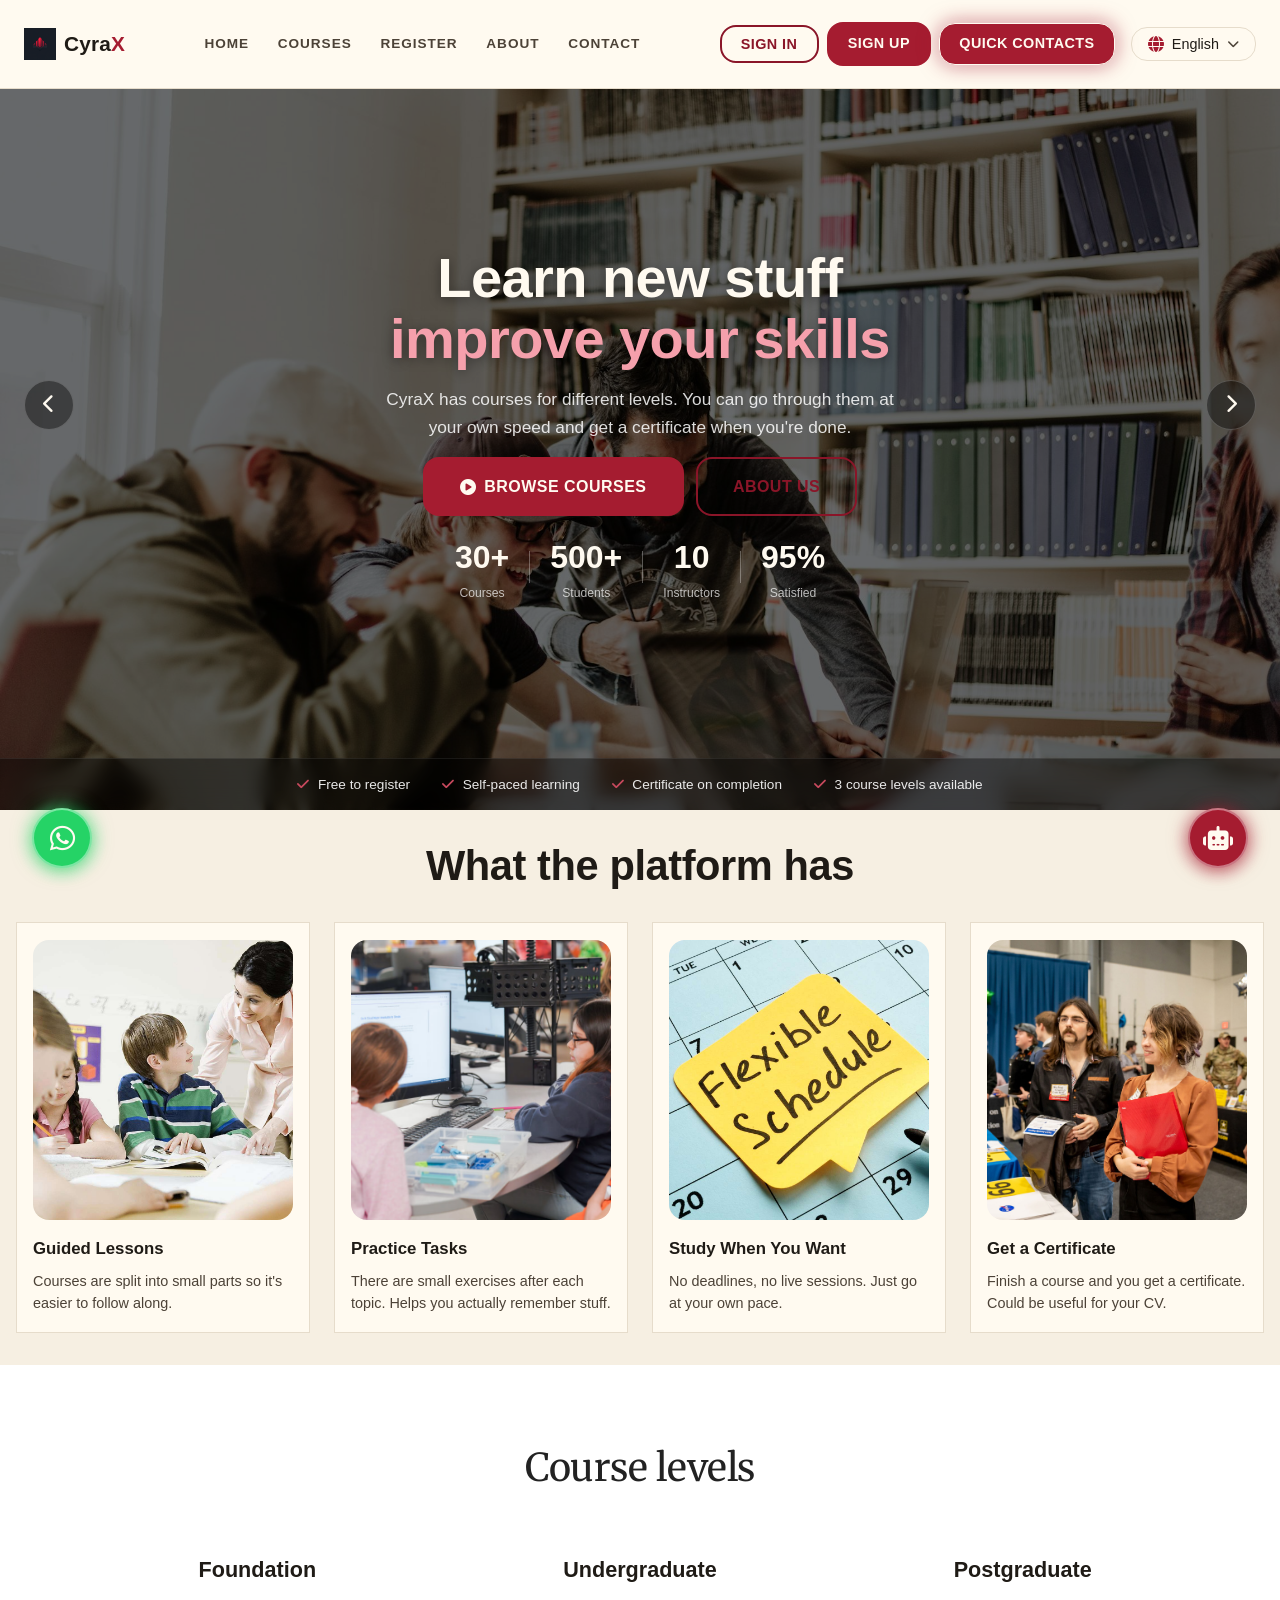
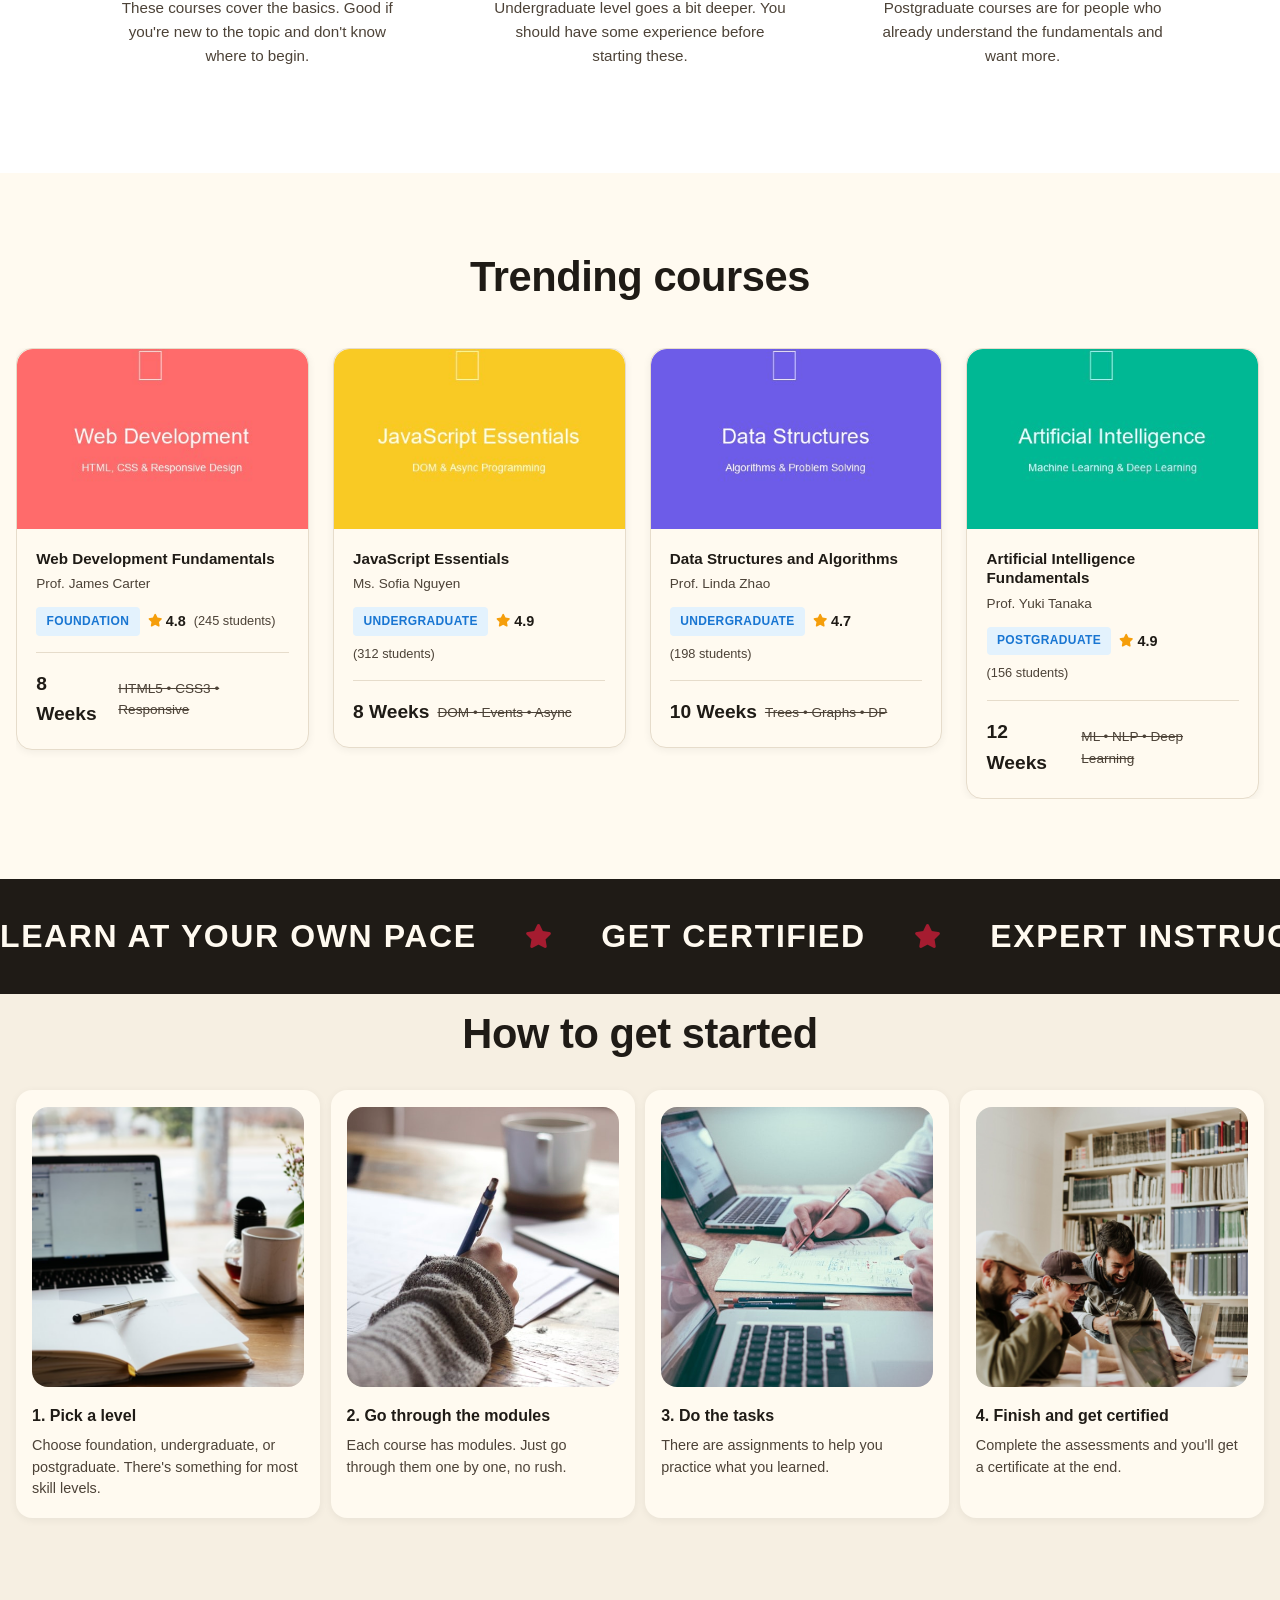
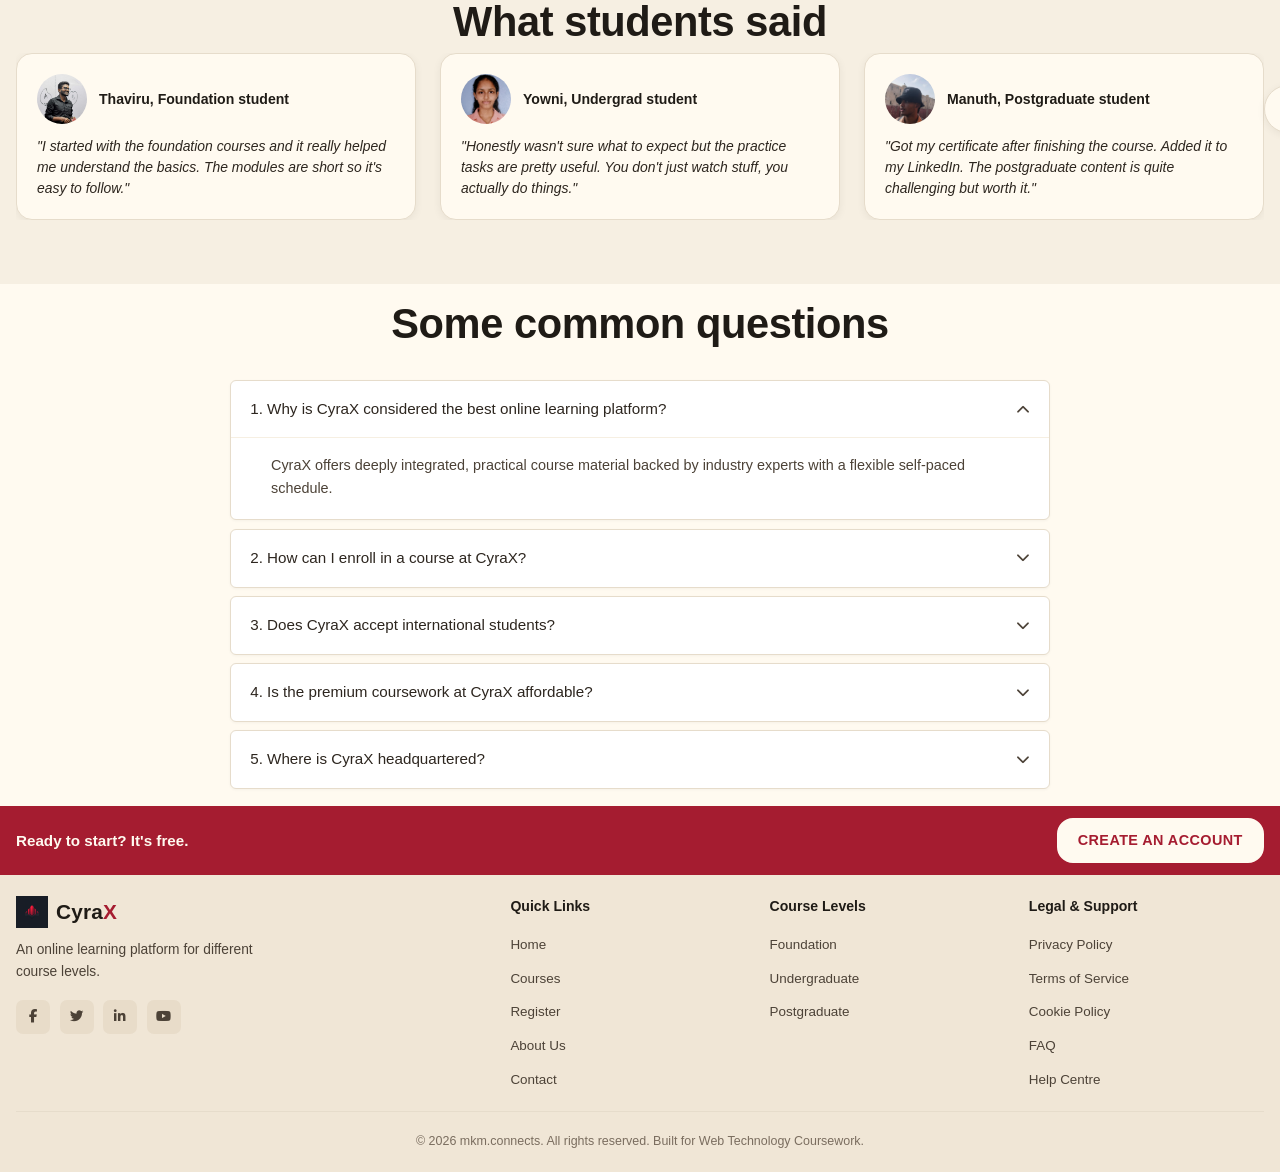
<file: index.html>
<!DOCTYPE html>
<html lang="en">

<head>
  <meta charset="UTF-8" />
  <meta name="viewport" content="width=device-width, initial-scale=1.0" />
  <title>CyraX Home</title>
  <link rel="icon" type="image/png" href="assets/logo.png" />
  <link rel="stylesheet" href="css/global.css" />
  <link rel="stylesheet" href="css/pages.css" />
  <link rel="stylesheet" href="css/components.css" />
  <link rel="preconnect" href="https://fonts.googleapis.com" />
  <link rel="preconnect" href="https://fonts.gstatic.com" crossorigin />
  <link
    href="https://fonts.googleapis.com/css2?family=Inter:wght@300;400;500;600;700;800&family=Merriweather:wght@400;700;900&display=swap"
    rel="stylesheet" />
  <link rel="stylesheet" href="https://cdnjs.cloudflare.com/ajax/libs/font-awesome/6.5.0/css/all.min.css" />
</head>

<body>




  
  <header class="crx-navbar" id="navbar">
    <div class="crx-nav-container">
      <a href="index.html" class="crx-nav-logo">
        <span class="crx-logo-icon"><i class="fas fa-graduation-cap"></i></span>
        <span class="crx-logo-text">Cyra<span class="crx-logo-accent">X</span></span>
      </a>
      <nav class="crx-nav-links" id="navLinks">
        <a href="index.html" class="crx-nav-link crx-active">Home</a>
        <div class="crx-nav-dropdown">
          <a href="courses.html" class="crx-nav-link">Courses</a>
          <div class="crx-nav-dropdown-menu">
            <a href="courses.html" class="crx-nav-dropdown-item">Data Analytics Foundation</a>
            <a href="courses.html" class="crx-nav-dropdown-item">Programming Basics</a>
            <a href="courses.html" class="crx-nav-dropdown-item">Web Development Essentials</a>
            <a href="courses.html" class="crx-nav-dropdown-item">Database Systems</a>
            <a href="courses.html" class="crx-nav-dropdown-item">Software Engineering</a>
            <a href="courses.html" class="crx-nav-dropdown-item">Machine Learning Fundamentals</a>
            <a href="courses.html" class="crx-nav-dropdown-item">Cloud Computing</a>
            <a href="courses.html" class="crx-nav-dropdown-item">Cybersecurity Principles</a>
            <a href="courses.html" class="crx-nav-dropdown-item">UI/UX Design Basics</a>
            <a href="courses.html" class="crx-nav-dropdown-item">Research Methods</a>
          </div>
        </div>
        <a href="register.html" class="crx-nav-link">Register</a>
        <a href="about.html" class="crx-nav-link">About</a>
        <a href="contact.html" class="crx-nav-link">Contact</a>
        

      </nav>
      <div class="crx-nav-auth">
        <button class="crx-btn crx-btn-outline" id="signInBtn">Sign In</button>
        <a href="register.html" class="crx-btn crx-btn-primary">Sign Up</a>
        <a href="contact.html" class="crx-btn crx-btn-glow">Quick Contacts</a>
      </div>

<!-- Language Selector -->
      <div class="crx-language-selector">
        <button class="crx-language-toggle" id="languageToggle" aria-label="Select language">

          <i class="fas fa-globe"></i>
          <span class="crx-language-text">English</span>
          <i class="fas fa-chevron-down"></i>
        </button>
        <div class="crx-language-dropdown" id="languageDropdown">
          <a href="#" class="crx-language-option crx-language-active" data-lang="en">
            <span>English</span>
          </a>
          <a href="#" class="crx-language-option" data-lang="si">
            <span>සිංහල (Sinhala)</span>
          </a>
          <a href="#" class="crx-language-option" data-lang="ta">
            <span>தமிழ் (Tamil)</span>
          </a>
        </div>
      </div>

      <button class="crx-hamburger" id="hamburger" aria-label="Toggle navigation">
        <span></span><span></span><span></span>
      </button>
    </div>
  </header>


  <section class="crx-hero" id="home">
    <div class="crx-hero-carousel" id="heroCarousel">
<!-- Slide 1 -->
      <div class="crx-hero-slide">
        <div class="crx-hero-banner-photo">
          <img src="assets/hero-students-learning.jpg"
            alt="Students learning together" />
        </div>
        <div class="crx-hero-body">
          <div class="crx-hero-content">
            <h1 class="crx-hero-title">
              Learn new stuff<br />
              <span class="crx-hero-highlight">improve your skills</span>
            </h1>
            <p class="crx-hero-subtitle">
              CyraX has courses for different levels. You can go through them at your own speed and get a certificate
              when
              you're done.
            </p>
            <div class="crx-hero-buttons">
              <a href="courses.html" class="crx-btn crx-btn-primary crx-btn-large">
                <i class="fas fa-play-circle"></i> Browse Courses
              </a>
              <a href="about.html" class="crx-btn crx-btn-outline crx-btn-large">
                About Us
              </a>
            </div>
            <div class="crx-hero-stats">
              <div class="crx-stat-item">
                <strong>30+</strong>
                <span>Courses</span>
              </div>
              <div class="crx-stat-divider"></div>
              <div class="crx-stat-item">
                <strong>500+</strong>
                <span>Students</span>
              </div>
              <div class="crx-stat-divider"></div>
              <div class="crx-stat-item">
                <strong>10</strong>
                <span>Instructors</span>
              </div>
              <div class="crx-stat-divider"></div>
              <div class="crx-stat-item">
                <strong>95%</strong>
                <span>Satisfied</span>
              </div>
            </div>
          </div>
        </div>
      </div>

<!-- Slide 2 -->
      <div class="crx-hero-slide">
        <div class="crx-hero-banner-photo">
          <img src="assets/hero-students-building.jpg"
            alt="Students building projects" />
        </div>
        <div class="crx-hero-body">
          <div class="crx-hero-content">
            <h1 class="crx-hero-title">
              Master your craft<br />
              <span class="crx-hero-highlight">build your future</span>
            </h1>
            <p class="crx-hero-subtitle">
              Gain practical experience with cutting-edge tools. Join thousands of students building their portfolio
              with CyraX.
            </p>
            <div class="crx-hero-buttons">
              <a href="courses.html" class="crx-btn crx-btn-primary crx-btn-large">
                <i class="fas fa-play-circle"></i> Start Learning
              </a>
            </div>
          </div>
        </div>
      </div>

<!-- Slide 3 -->
      <div class="crx-hero-slide">
        <div class="crx-hero-banner-photo">
          <img src="assets/hero-students-graduating.jpg"
            alt="Students graduating" />
        </div>
        <div class="crx-hero-body">
          <div class="crx-hero-content">
            <h1 class="crx-hero-title">
              Learn from experts<br />
              <span class="crx-hero-highlight">achieve excellence</span>
            </h1>
            <p class="crx-hero-subtitle">
              Interactive coursework prepared by industry veterans. Push your potential further than you thought
              possible.
            </p>
            <div class="crx-hero-buttons">
              <a href="register.html" class="crx-btn crx-btn-primary crx-btn-large">
                <i class="fas fa-user-plus"></i> Join CyraX
              </a>
            </div>
          </div>
        </div>
      </div>
    </div>

<!-- Navigation Arrows -->
    <button class="crx-hero-arrow crx-prev" id="heroPrev" aria-label="Previous Slide">
      <i class="fas fa-chevron-left"></i>
    </button>
    <button class="crx-hero-arrow crx-next" id="heroNext" aria-label="Next Slide">
      <i class="fas fa-chevron-right"></i>
    </button>

<!-- Quick callout bar (Now overlaid on hero) -->
    <div class="crx-callout-bar">
      <span><i class="fas fa-check"></i> Free to register</span>
      <span><i class="fas fa-check"></i> Self-paced learning</span>
      <span><i class="fas fa-check"></i> Certificate on completion</span>
      <span><i class="fas fa-check"></i> 3 course levels available</span>
    </div>
  </section>

  <section class="crx-features-section" id="features">
    <div class="crx-container">
      <div class="crx-section-header">
        <h2 class="crx-section-title">What the platform has</h2>

      </div>
      <div class="crx-features-grid">
        <article class="crx-feature-card">
          <img class="crx-feature-thumb" src="assets/guided_lessons.jpg" alt="Instructor teaching" />

          <h3>Guided Lessons</h3>
          <p>Courses are split into small parts so it's easier to follow along.</p>
        </article>
        <article class="crx-feature-card">
          <img class="crx-feature-thumb" src="assets/hands_on_practice.jpg" alt="Instructor teaching" />

          <h3>Practice Tasks</h3>
          <p>There are small exercises after each topic. Helps you actually remember stuff.</p>
        </article>
        <article class="crx-feature-card">
          <img class="crx-feature-thumb" src="assets/flexible_schedule.jpg" alt="Instructor teaching" />

          <h3>Study When You Want</h3>
          <p>No deadlines, no live sessions. Just go at your own pace.</p>
        </article>
        <article class="crx-feature-card">
          <img class="crx-feature-thumb" src="assets/career_outcomes.jpg" alt="Instructor teaching" />

          <h3>Get a Certificate</h3>
          <p>Finish a course and you get a certificate. Could be useful for your CV.</p>
        </article>
      </div>
    </div>
  </section>

<!-- Course levels overview -->
  <section class="crx-levels-section" style="background-color: #fff; padding: 5rem 0;">
    <div class="crx-container">
      <h2 class="crx-section-title"
        style="margin-bottom: 4rem; text-align: center; font-family: 'Merriweather', Georgia, serif; font-size: 2.4rem; font-weight: 400; color: #222;">
        Course levels</h2>

      <div class="crx-levels-grid">
        <div class="crx-level-card">
          <h3>Foundation</h3>
          <p>These courses cover the basics. Good if you're new to the topic and don't know where to begin.</p>
        </div>
        <div class="crx-level-card">
          <h3>Undergraduate</h3>
          <p>Undergraduate level goes a bit deeper. You should have some experience before starting these.</p>
        </div>
        <div class="crx-level-card">
          <h3>Postgraduate</h3>
          <p>Postgraduate courses are for people who already understand the fundamentals and want more.</p>
        </div>
      </div>
    </div>
  </section>

<!-- Trending courses section -->
  <section class="crx-trending-courses-section">
    <div class="crx-container">
      <h2 class="crx-section-title" style="margin-bottom: 3rem; text-align: center;">Trending courses</h2>
      
      <div class="crx-trending-carousel" id="trendingCarousel">
        <!-- Course Card 1: Web Development Fundamentals -->
        <a href="courses.html?course=c2" class="crx-trending-card" style="text-decoration: none; color: inherit;">
          <div class="crx-trending-image">
            <img src="assets/courses/course-web-development-fundamentals.jpg" alt="Web Development Fundamentals" />
          </div>
          <div class="crx-trending-content">
            <h3 class="crx-trending-title">Web Development Fundamentals</h3>
            <p class="crx-trending-instructor">Prof. James Carter</p>
            <div class="crx-trending-meta">
              <span class="crx-trending-badge">Foundation</span>
              <span class="crx-trending-rating">
                <i class="fas fa-star"></i> 4.8
              </span>
              <span class="crx-trending-reviews">(245 students)</span>
            </div>
            <div class="crx-trending-price">
              <span class="crx-trending-current">8 Weeks</span>
              <span class="crx-trending-original">HTML5 • CSS3 • Responsive</span>
            </div>
          </div>
        </a>

        <!-- Course Card 2: JavaScript Essentials -->
        <a href="courses.html?course=c3" class="crx-trending-card" style="text-decoration: none; color: inherit;">
          <div class="crx-trending-image">
            <img src="assets/courses/course-javascript-essentials.jpg" alt="JavaScript Essentials" />
          </div>
          <div class="crx-trending-content">
            <h3 class="crx-trending-title">JavaScript Essentials</h3>
            <p class="crx-trending-instructor">Ms. Sofia Nguyen</p>
            <div class="crx-trending-meta">
              <span class="crx-trending-badge">Undergraduate</span>
              <span class="crx-trending-rating">
                <i class="fas fa-star"></i> 4.9
              </span>
              <span class="crx-trending-reviews">(312 students)</span>
            </div>
            <div class="crx-trending-price">
              <span class="crx-trending-current">8 Weeks</span>
              <span class="crx-trending-original">DOM • Events • Async</span>
            </div>
          </div>
        </a>

        <!-- Course Card 3: Data Structures and Algorithms -->
        <a href="courses.html?course=c5" class="crx-trending-card" style="text-decoration: none; color: inherit;">
          <div class="crx-trending-image">
            <img src="assets/courses/course-data-structures-and-algorithms.jpg" alt="Data Structures and Algorithms" />
          </div>
          <div class="crx-trending-content">
            <h3 class="crx-trending-title">Data Structures and Algorithms</h3>
            <p class="crx-trending-instructor">Prof. Linda Zhao</p>
            <div class="crx-trending-meta">
              <span class="crx-trending-badge">Undergraduate</span>
              <span class="crx-trending-rating">
                <i class="fas fa-star"></i> 4.7
              </span>
              <span class="crx-trending-reviews">(198 students)</span>
            </div>
            <div class="crx-trending-price">
              <span class="crx-trending-current">10 Weeks</span>
              <span class="crx-trending-original">Trees • Graphs • DP</span>
            </div>
          </div>
        </a>

        <!-- Course Card 4: Artificial Intelligence Fundamentals -->
        <a href="courses.html?course=c10" class="crx-trending-card" style="text-decoration: none; color: inherit;">
          <div class="crx-trending-image">
            <img src="assets/courses/course-artificial-intelligence-fundamentals.jpg" alt="Artificial Intelligence Fundamentals" />
          </div>
          <div class="crx-trending-content">
            <h3 class="crx-trending-title">Artificial Intelligence Fundamentals</h3>
            <p class="crx-trending-instructor">Prof. Yuki Tanaka</p>
            <div class="crx-trending-meta">
              <span class="crx-trending-badge">Postgraduate</span>
              <span class="crx-trending-rating">
                <i class="fas fa-star"></i> 4.9
              </span>
              <span class="crx-trending-reviews">(156 students)</span>
            </div>
            <div class="crx-trending-price">
              <span class="crx-trending-current">12 Weeks</span>
              <span class="crx-trending-original">ML • NLP • Deep Learning</span>
            </div>
          </div>
        </a>
      </div>
    </div>
  </section>

<!-- Marquee transition -->
  <section class="crx-marquee-section">
    <div class="crx-marquee-content">
      <div class="crx-marquee-item">LEARN AT YOUR OWN PACE <i class="fas fa-star"></i></div>
      <div class="crx-marquee-item">GET CERTIFIED <i class="fas fa-star"></i></div>
      <div class="crx-marquee-item">EXPERT INSTRUCTORS <i class="fas fa-star"></i></div>
      <div class="crx-marquee-item">FLEXIBLE LEARNING <i class="fas fa-star"></i></div>
<!-- Duplicate for infinite scroll -->
      <div class="crx-marquee-item">LEARN AT YOUR OWN PACE <i class="fas fa-star"></i></div>
      <div class="crx-marquee-item">GET CERTIFIED <i class="fas fa-star"></i></div>
      <div class="crx-marquee-item">EXPERT INSTRUCTORS <i class="fas fa-star"></i></div>
      <div class="crx-marquee-item">FLEXIBLE LEARNING <i class="fas fa-star"></i></div>
    </div>
  </section>

  <section class="crx-info-section" id="learning-journey">
    <div class="crx-container">
      <div class="crx-section-header">
        <h2 class="crx-section-title">How to get started</h2>
      </div>
      <div class="crx-info-grid">
        <a href="courses.html" class="crx-info-card" style="text-decoration:none; color:inherit;">
          <img class="crx-feature-thumb"
            src="assets/journey-choose-level.jpg"
            alt="Choosing level" />
          <h3>1. Pick a level</h3>
          <p>Choose foundation, undergraduate, or postgraduate. There's something for most skill levels.</p>
        </a>
        <article class="crx-info-card">
          <img class="crx-feature-thumb"
            src="assets/journey-working-computer.jpg"
            alt="Working on computer" />
          <h3>2. Go through the modules</h3>
          <p>Each course has modules. Just go through them one by one, no rush.</p>
        </article>
        <article class="crx-info-card">
          <img class="crx-feature-thumb"
            src="assets/journey-writing-notes.jpg"
            alt="Writing notes" />
          <h3>3. Do the tasks</h3>
          <p>There are assignments to help you practice what you learned.</p>
        </article>
        <article class="crx-info-card">
          <img class="crx-feature-thumb"
            src="assets/hero-students-learning.jpg"
            alt="Graduation certification" />
          <h3>4. Finish and get certified</h3>
          <p>Complete the assessments and you'll get a certificate at the end.</p>
        </article>
      </div>
    </div>
  </section>

<!-- Student feedback strip -->
  <section class="crx-feedback-section">
    <div class="crx-container crx-feedback-wrapper">
      <h2 class="crx-section-title">What students said</h2>

      <button class="crx-feedback-next" id="feedbackNext" aria-label="Next testimonial"><i class="fas fa-chevron-right"></i></button>

      <div class="crx-feedback-viewport" id="feedbackViewport">
        <div class="crx-feedback-scroll" id="feedbackScroll">
<!-- 10 Testimonials -->
          <div class="crx-feedback-card">
            <div class="crx-feedback-header">
              <img class="crx-feedback-avatar" src="assets/student_1.jpeg" alt="Sarah" />
              <span class="crx-feedback-name">Thaviru, Foundation student</span>
            </div>
            <p>"I started with the foundation courses and it really helped me understand the basics. The modules are
              short so it's easy to follow."</p>
          </div>

          <div class="crx-feedback-card">
            <div class="crx-feedback-header">
              <img class="crx-feedback-avatar" src="assets/student_2.jpeg" alt="James" />
              <span class="crx-feedback-name">Yowni, Undergrad student</span>
            </div>
            <p>"Honestly wasn't sure what to expect but the practice tasks are pretty useful. You don't just watch
              stuff, you actually do things."</p>
          </div>

          <div class="crx-feedback-card">
            <div class="crx-feedback-header">
              <img class="crx-feedback-avatar" src="assets/student_3.jpeg" alt="Priya" />
              <span class="crx-feedback-name">Manuth, Postgraduate student</span>
            </div>
            <p>"Got my certificate after finishing the course. Added it to my LinkedIn. The postgraduate content is
              quite challenging but worth it."</p>
          </div>

          <div class="crx-feedback-card">
            <div class="crx-feedback-header">
              <img class="crx-feedback-avatar" src="assets/student_4.png" alt="David" />
              <span class="crx-feedback-name">David, Foundation student</span>
            </div>
            <p>"The UI/UX course was brilliant. The pace was exactly what I needed while working a full-time job."</p>
          </div>

          <div class="crx-feedback-card">
            <div class="crx-feedback-header">
              <img class="crx-feedback-avatar" src="assets/student_5.png" alt="Mei" />
              <span class="crx-feedback-name">Mei, Undergrad student</span>
            </div>
            <p>"I took the Data Structures class to prepare for interviews. The assignments were tough but really made
              the concepts stick."</p>
          </div>

          <div class="crx-feedback-card">
            <div class="crx-feedback-header">
              <img class="crx-feedback-avatar" src="assets/student_6.png" alt="Alex" />
              <span class="crx-feedback-name">Alex, Postgraduate student</span>
            </div>
            <p>"Cloud Computing and DevOps blew me away. Super relevant up-to-date technologies like Docker and
              Kubernetes."</p>
          </div>

          <div class="crx-feedback-card">
            <div class="crx-feedback-header">
              <img class="crx-feedback-avatar" src="assets/student_7.png" alt="Emma" />
              <span class="crx-feedback-name">Emma, Undergrad student</span>
            </div>
            <p>"The Web Development course taught me exactly what I needed to build my own portfolio site from scratch."
            </p>
          </div>

          <div class="crx-feedback-card">
            <div class="crx-feedback-header">
              <img class="crx-feedback-avatar" src="assets/student_8.png" alt="Liam" />
              <span class="crx-feedback-name">Liam, Foundation student</span>
            </div>
            <p>"As a total beginner to programming, the support and clear lesson breakdown helped me tremendously."</p>
          </div>

          <div class="crx-feedback-card">
            <div class="crx-feedback-header">
              <img class="crx-feedback-avatar" src="assets/student_9.png" alt="Aisha" />
              <span class="crx-feedback-name">Aisha, Postgraduate student</span>
            </div>
            <p>"The Cybersecurity Basics course gave me hands-on threat modeling experience that I immediately applied
              at work."</p>
          </div>

          <div class="crx-feedback-card">
            <div class="crx-feedback-header">
              <img class="crx-feedback-avatar" src="assets/student_10.png" alt="Marcus" />
              <span class="crx-feedback-name">Marcus, Undergrad student</span>
            </div>
            <p>"Incredible platform. The lack of strict deadlines meant I could study entirely on my own schedule."</p>
          </div>

        </div>
      </div>
    </div>
  </section>

  <section class="crx-faq-section" id="faq">
    <div class="crx-container">
      <div class="crx-section-header">
        <h2 class="crx-section-title">Some common questions</h2>
      </div>
      <div class="crx-faq-list">
        <details class="crx-faq-item" open>
          <summary><span>1. Why is CyraX considered the best online learning platform?</span></summary>
          <p>CyraX offers deeply integrated, practical course material backed by industry experts with a flexible
            self-paced schedule.</p>
        </details>
        <details class="crx-faq-item">
          <summary><span>2. How can I enroll in a course at CyraX?</span></summary>
          <p>Simply register for a free account, browse our comprehensive course catalog, and click 'Enroll' on any
            course that fits your learning goals.</p>
        </details>
        <details class="crx-faq-item">
          <summary><span>3. Does CyraX accept international students?</span></summary>
          <p>Yes, our platform is fully accessible worldwide. Anyone with an internet connection can join our global
            learning community.</p>
        </details>
        <details class="crx-faq-item">
          <summary><span>4. Is the premium coursework at CyraX affordable?</span></summary>
          <p>We provide a wide range of free foundational courses. Premium advanced tracks are competitively priced to
            ensure accessible education for everyone.</p>
        </details>
        <details class="crx-faq-item">
          <summary><span>5. Where is CyraX headquartered?</span></summary>
          <p>We operate fully remotely with a globally distributed team of instructors to provide 24/7 educational
            support.</p>
        </details>
      </div>
    </div>
  </section>

<!-- CTA strip before footer -->
  <div class="crx-cta-strip">
    <div class="crx-container">
      <span>Ready to start? It's free.</span>
      <a href="register.html" class="crx-btn crx-btn-primary">Create an account</a>
    </div>
  </div>

<!--footer-->
  <footer class="crx-footer">
    <div class="crx-footer-container">
      <div class="crx-footer-grid">
        <div class="crx-footer-brand">
          <a href="index.html" class="crx-nav-logo">
            <span class="crx-logo-icon"><i class="fas fa-graduation-cap"></i></span>
            <span class="crx-logo-text">Cyra<span class="crx-logo-accent">X</span></span>
          </a>
          <p>An online learning platform for different course levels.</p>
          <div class="crx-social-links">
            <a href="#" aria-label="Facebook"><i class="fab fa-facebook-f"></i></a>
            <a href="#" aria-label="Twitter"><i class="fab fa-twitter"></i></a>
            <a href="#" aria-label="LinkedIn"><i class="fab fa-linkedin-in"></i></a>
            <a href="#" aria-label="YouTube"><i class="fab fa-youtube"></i></a>
          </div>
        </div>
        <div class="crx-footer-col">
          <h2>Quick Links</h2>
          <ul>
            <li><a href="index.html">Home</a></li>
            <li><a href="courses.html">Courses</a></li>
            <li><a href="register.html">Register</a></li>
            <li><a href="about.html">About Us</a></li>
            <li><a href="contact.html">Contact</a></li>
          </ul>
        </div>
        <div class="crx-footer-col">
          <h2>Course Levels</h2>
          <ul>
            <li><a href="courses.html">Foundation</a></li>
            <li><a href="courses.html">Undergraduate</a></li>
            <li><a href="courses.html">Postgraduate</a></li>
          </ul>
        </div>
        <div class="crx-footer-col">
          <h2>Legal &amp; Support</h2>
          <ul>
            <li><a href="#">Privacy Policy</a></li>
            <li><a href="#">Terms of Service</a></li>
            <li><a href="#">Cookie Policy</a></li>
            <li><a href="#">FAQ</a></li>
            <li><a href="#">Help Centre</a></li>
          </ul>
        </div>
      </div>
      <div class="crx-footer-bottom">
        <p>&copy; 2026 mkm.connects. All rights reserved. Built for Web Technology Coursework.</p>
      </div>
    </div>
  </footer>

<!-- AI Chatbot Button -->
  <button class="crx-chatbot-btn" aria-label="AI Chatbot Assistant">
    <i class="fas fa-robot"></i>
  </button>

<!-- WhatsApp Button -->
  <a href="https://wa.me/" class="crx-whatsapp-btn" target="_blank" aria-label="Contact via WhatsApp">
    <i class="fab fa-whatsapp"></i>
  </a>

  <script src="js/data.js"></script>
  <script src="js/validation.js"></script>
  <script src="js/ui.js"></script>
</body>

</html>
</file>
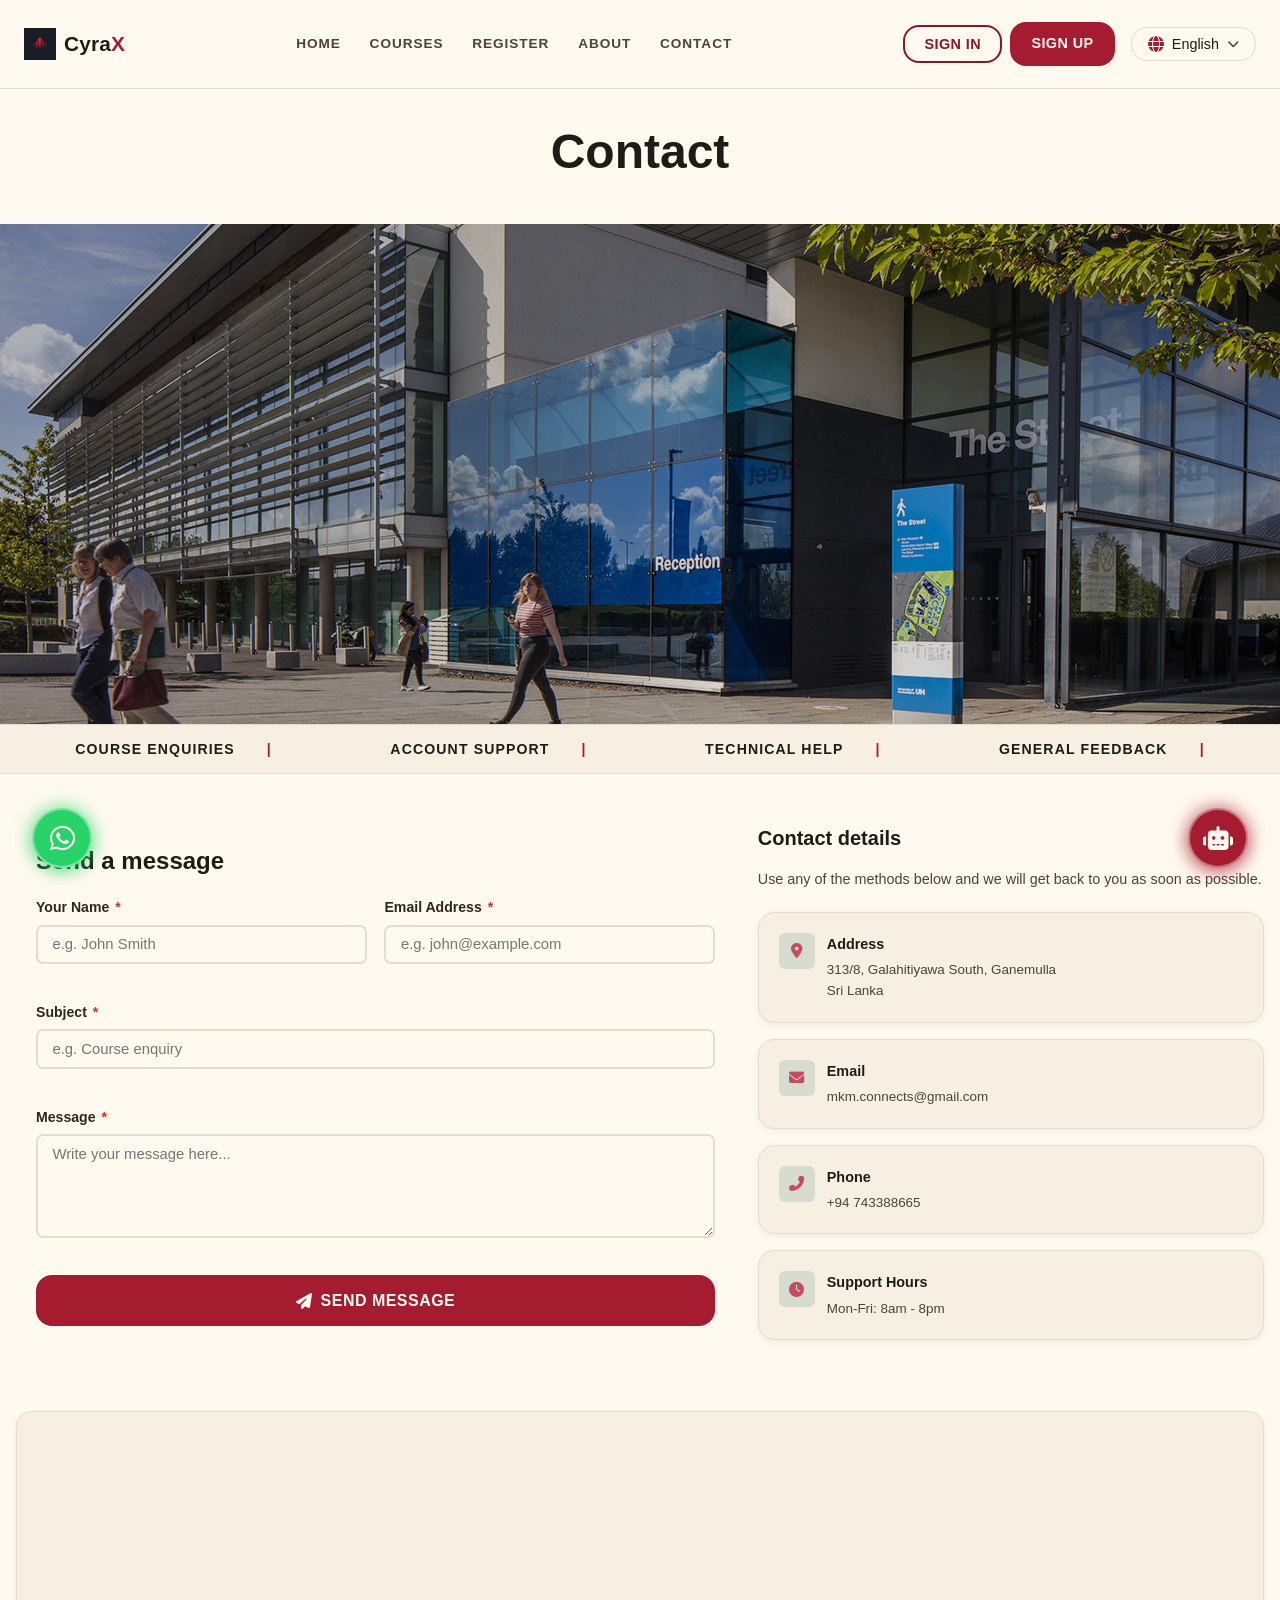
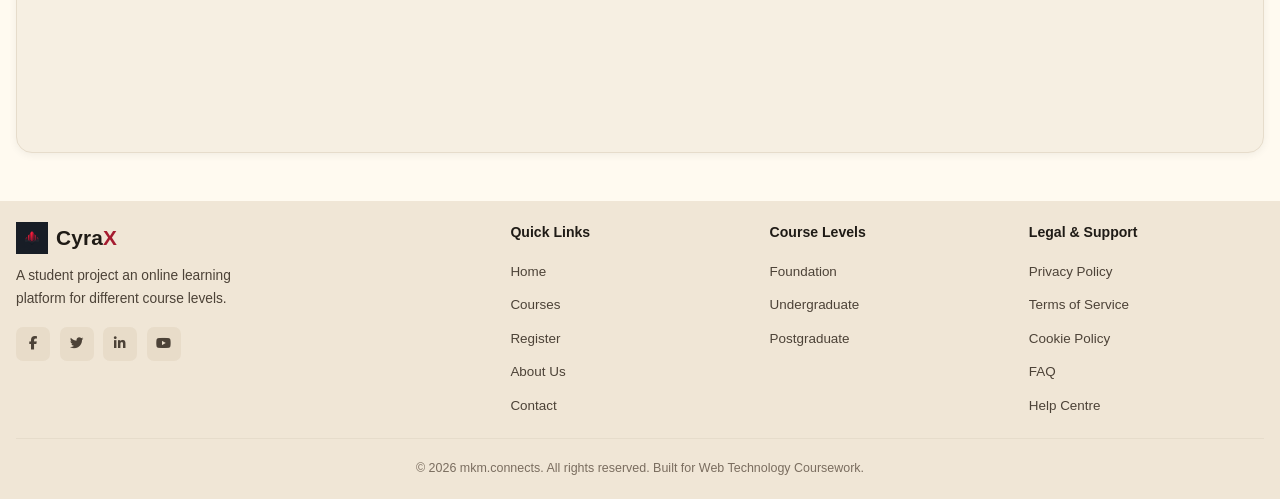
<file: contact.html>
<!DOCTYPE html>
<html lang="en">
<head>
  <meta charset="UTF-8" />
  <meta name="viewport" content="width=device-width, initial-scale=1.0" />
  <title>CyraX - Contact</title>
  <link rel="icon" type="image/png" href="assets/logo.png" />
  <link rel="stylesheet" href="css/global.css" />
  <link rel="stylesheet" href="css/pages.css" />
  <link rel="stylesheet" href="css/components.css" />
  <link rel="preconnect" href="https://fonts.googleapis.com" />
  <link rel="preconnect" href="https://fonts.gstatic.com" crossorigin />
  <link href="https://fonts.googleapis.com/css2?family=Inter:wght@300;400;500;600;700;800&display=swap" rel="stylesheet" />
  <link rel="stylesheet" href="https://cdnjs.cloudflare.com/ajax/libs/font-awesome/6.5.0/css/all.min.css" />
</head>
<body>

<!--navigation bar-->
  <header class="crx-navbar" id="navbar">
    <div class="crx-nav-container">
      <a href="index.html" class="crx-nav-logo">
        <span class="crx-logo-icon"><i class="fas fa-graduation-cap"></i></span>
        <span class="crx-logo-text">Cyra<span class="crx-logo-accent">X</span></span>
      </a>
      <nav class="crx-nav-links" id="navLinks">
        <a href="index.html" class="crx-nav-link">Home</a>
        <div class="crx-nav-dropdown">
          <a href="courses.html" class="crx-nav-link">Courses</a>
          <div class="crx-nav-dropdown-menu">
            <a href="courses.html" class="crx-nav-dropdown-item">Data Analytics Foundation</a>
            <a href="courses.html" class="crx-nav-dropdown-item">Programming Basics</a>
            <a href="courses.html" class="crx-nav-dropdown-item">Web Development Essentials</a>
            <a href="courses.html" class="crx-nav-dropdown-item">Database Systems</a>
            <a href="courses.html" class="crx-nav-dropdown-item">Software Engineering</a>
            <a href="courses.html" class="crx-nav-dropdown-item">Machine Learning Fundamentals</a>
            <a href="courses.html" class="crx-nav-dropdown-item">Cloud Computing</a>
            <a href="courses.html" class="crx-nav-dropdown-item">Cybersecurity Principles</a>
            <a href="courses.html" class="crx-nav-dropdown-item">UI/UX Design Basics</a>
            <a href="courses.html" class="crx-nav-dropdown-item">Research Methods</a>
          </div>
        </div>
        <a href="register.html" class="crx-nav-link">Register</a>
        <a href="about.html" class="crx-nav-link">About</a>
        <a href="contact.html" class="crx-nav-link crx-active">Contact</a>
      </nav>
      <div class="crx-nav-auth">
        <button class="crx-btn crx-btn-outline" id="signInBtn">Sign In</button>
        <a href="register.html" class="crx-btn crx-btn-primary">Sign Up</a>
      </div>
      <div class="crx-language-selector">
        <button class="crx-language-toggle" id="languageToggle" aria-label="Select language">
          <i class="fas fa-globe"></i>
          <span class="crx-language-text">English</span>
          <i class="fas fa-chevron-down"></i>
        </button>
        <div class="crx-language-dropdown" id="languageDropdown">
          <a href="#" class="crx-language-option crx-language-active" data-lang="en">
            <span>English</span>
          </a>
          <a href="#" class="crx-language-option" data-lang="si">
            <span>සිංහල (Sinhala)</span>
          </a>
          <a href="#" class="crx-language-option" data-lang="ta">
            <span>தமிழ் (Tamil)</span>
          </a>
        </div>
      </div>
      <button class="crx-hamburger" id="hamburger" aria-label="Toggle navigation">
        <span></span><span></span><span></span>
      </button>
    </div>
    
  </header>

<!--page header-->
  <section class="crx-page-hero">
    <div class="crx-container">
      <h1 class="crx-page-hero-title">Contact</h1>
    </div>
  </section>

<!-- Contact Hero Image -->
  <section class="crx-contact-hero-image-section">
    <div class="crx-contact-hero-image-wrapper">
      <img src="assets\contact-us-hero.jpg" alt="CyraX Building" class="crx-contact-hero-image" />
      <div class="crx-contact-hero-overlay"></div>
    </div>
  </section>

<!-- Marquee transition -->
  <section class="crx-contact-marquee" aria-label="Contact highlights">
    <div class="crx-contact-marquee-content">
      <div class="crx-contact-marquee-group">
        <div class="crx-contact-marquee-item">COURSE ENQUIRIES</div>
        <div class="crx-contact-marquee-item">ACCOUNT SUPPORT</div>
        <div class="crx-contact-marquee-item">TECHNICAL HELP</div>
        <div class="crx-contact-marquee-item">GENERAL FEEDBACK</div>
      </div>
      <div class="crx-contact-marquee-group" aria-hidden="true">
        <div class="crx-contact-marquee-item">COURSE ENQUIRIES</div>
        <div class="crx-contact-marquee-item">ACCOUNT SUPPORT</div>
        <div class="crx-contact-marquee-item">TECHNICAL HELP</div>
        <div class="crx-contact-marquee-item">GENERAL FEEDBACK</div>
      </div>
    </div>
  </section>

<!--contact section-->
  <section class="crx-contact-section" id="contact">
    <div class="crx-container">

      <div class="crx-contact-layout">

<!-- Contact Form -->
        <div class="crx-form-wrapper crx-contact-form-wrapper">
          <h2 class="crx-contact-form-title">Send a message</h2>
          <form id="contactForm" novalidate>
            <div class="crx-form-row">
              <div class="crx-form-group">
                <label for="contactName">Your Name <span class="crx-required">*</span></label>
                <input type="text" id="contactName" name="contactName" placeholder="e.g. John Smith" />
                <span class="crx-error-msg" id="contactNameError"></span>
              </div>
              <div class="crx-form-group">
                <label for="contactEmail">Email Address <span class="crx-required">*</span></label>
                <input type="email" id="contactEmail" name="contactEmail" placeholder="e.g. john@example.com" />
                <span class="crx-error-msg" id="contactEmailError"></span>
              </div>
            </div>
            
            <div class="crx-form-row">
              <div class="crx-form-group crx-full-width">
                <label for="contactSubject">Subject <span class="crx-required">*</span></label>
                <input type="text" id="contactSubject" name="contactSubject" placeholder="e.g. Course enquiry" />
                <span class="crx-error-msg" id="contactSubjectError"></span>
              </div>
            </div>
            <div class="crx-form-row">
              <div class="crx-form-group crx-full-width">
                <label for="contactMessage">Message <span class="crx-required">*</span></label>
                <textarea id="contactMessage" name="contactMessage" rows="5" placeholder="Write your message here..."></textarea>
                <span class="crx-error-msg" id="contactMessageError"></span>
              </div>
            </div>
            <div class="crx-form-row">
              <div class="crx-form-group crx-full-width crx-center">
                <button type="submit" class="crx-btn crx-btn-primary crx-btn-large crx-btn-block">
                  <i class="fas fa-paper-plane"></i> Send Message
                </button>
              </div>
            </div>
          </form>
          <div class="crx-form-success crx-hidden" id="contactSuccess">
            <i class="fas fa-check-circle"></i>
            <h3>Message sent!</h3>
            <p>We'll try to get back to you within 24 hours.</p>
          </div>
        </div>

        <aside class="crx-contact-side-panel">
          <h2 class="crx-contact-side-title">Contact details</h2>
          <p class="crx-contact-side-text">Use any of the methods below and we will get back to you as soon as possible.</p>
          <div class="crx-contact-grid">
            <div class="crx-contact-card">
              <div class="crx-contact-icon"><i class="fas fa-map-marker-alt"></i></div>
              <div class="crx-contact-info">
                <h2>Address</h2>
                <p>313/8, Galahitiyawa South, Ganemulla</p>
                <p>Sri Lanka</p>
              </div>
            </div>
            <div class="crx-contact-card">
              <div class="crx-contact-icon"><i class="fas fa-envelope"></i></div>
              <div class="crx-contact-info">
                <h2>Email</h2>
                <p><a href="mailto:mkm.connects@gmail.com">mkm.connects@gmail.com</a></p>
              </div>
            </div>
            <div class="crx-contact-card">
              <div class="crx-contact-icon"><i class="fas fa-phone-alt"></i></div>
              <div class="crx-contact-info">
                <h2>Phone</h2>
                <p>+94 743388665</p>
              </div>
            </div>
            <div class="crx-contact-card">
              <div class="crx-contact-icon"><i class="fas fa-clock"></i></div>
              <div class="crx-contact-info">
                <h2>Support Hours</h2>
                <p>Mon-Fri: 8am - 8pm</p>
              </div>
            </div>
          </div>
        </aside>

      </div>

    </div>
  </section>

  <section class="crx-location-section" aria-label="Current location">
    <div class="crx-container">
      <div class="crx-location-map-wrap">
        <iframe
          title="CyraX location in Colombo"
          src="https://maps.google.com/maps?q=Colombo%2C%20Sri%20Lanka&z=13&output=embed"
          loading="lazy"
          referrerpolicy="no-referrer-when-downgrade"
          allowfullscreen>
        </iframe>
      </div>
    </div>
  </section>

<!--footer -->
  <footer class="crx-footer">
    <div class="crx-footer-container">
      <div class="crx-footer-grid">
        <div class="crx-footer-brand">
          <a href="index.html" class="crx-nav-logo">
            <span class="crx-logo-icon"><i class="fas fa-graduation-cap"></i></span>
            <span class="crx-logo-text">Cyra<span class="crx-logo-accent">X</span></span>
          </a>
          <p>A student project an online learning platform for different course levels.</p>
          <div class="crx-social-links">
            <a href="#" aria-label="Facebook"><i class="fab fa-facebook-f"></i></a>
            <a href="#" aria-label="Twitter"><i class="fab fa-twitter"></i></a>
            <a href="#" aria-label="LinkedIn"><i class="fab fa-linkedin-in"></i></a>
            <a href="#" aria-label="YouTube"><i class="fab fa-youtube"></i></a>
          </div>
        </div>
        <div class="crx-footer-col">
          <h2>Quick Links</h2>
          <ul>
            <li><a href="index.html">Home</a></li>
            <li><a href="courses.html">Courses</a></li>
            <li><a href="register.html">Register</a></li>
            <li><a href="about.html">About Us</a></li>
            <li><a href="contact.html">Contact</a></li>
          </ul>
        </div>
        <div class="crx-footer-col">
          <h2>Course Levels</h2>
          <ul>
            <li><a href="courses.html">Foundation</a></li>
            <li><a href="courses.html">Undergraduate</a></li>
            <li><a href="courses.html">Postgraduate</a></li>
          </ul>
        </div>
        <div class="crx-footer-col">
          <h2>Legal &amp; Support</h2>
          <ul>
            <li><a href="#">Privacy Policy</a></li>
            <li><a href="#">Terms of Service</a></li>
            <li><a href="#">Cookie Policy</a></li>
            <li><a href="#">FAQ</a></li>
            <li><a href="#">Help Centre</a></li>
          </ul>
        </div>
      </div>
      <div class="crx-footer-bottom">
        <p>&copy; 2026 mkm.connects. All rights reserved. Built for Web Technology Coursework.</p>
      </div>
    </div>
  </footer>

<!-- Sign In Modal -->
  <div class="crx-modal-overlay crx-hidden" id="signInModal">
    <div class="crx-modal">
      <button class="crx-modal-close" id="closeSignIn" aria-label="Close"><i class="fas fa-times"></i></button>
      <div class="crx-modal-logo">
        <i class="fas fa-graduation-cap"></i>
        <span>Cyra<span class="crx-logo-accent">X</span></span>
      </div>
      <h2>Welcome Back</h2>
      <p class="crx-modal-subtitle">Sign in to your account.</p>
      <form id="signInForm" novalidate>
        <div class="crx-form-group">
          <label for="siEmail">Email Address</label>
          <input type="email" id="siEmail" placeholder="your@email.com" />
          <span class="crx-error-msg" id="siEmailError"></span>
        </div>
        <div class="crx-form-group">
          <label for="siPassword">Password</label>
          <div class="crx-password-wrapper">
            <input type="password" id="siPassword" placeholder="Your password" />
            <button type="button" class="crx-toggle-password" data-target="siPassword" aria-label="Toggle password">
              <i class="fas fa-eye"></i>
            </button>
          </div>
          <span class="crx-error-msg" id="siPasswordError"></span>
        </div>
        <button type="submit" class="crx-btn crx-btn-primary crx-btn-block">Sign In</button>
      </form>
      <p class="crx-modal-footer-text">Don't have an account? <a href="register.html" class="crx-form-link">Register here</a></p>
    </div>
  </div>

<!-- AI Chatbot Button -->
  <button class="crx-chatbot-btn" aria-label="AI Chatbot Assistant">
    <i class="fas fa-robot"></i>
  </button>

<!-- WhatsApp Button -->
  <a href="https://wa.me/" class="crx-whatsapp-btn" target="_blank" aria-label="Contact via WhatsApp">
    <i class="fab fa-whatsapp"></i>
  </a>

  <script src="js/data.js"></script>
  <script src="js/validation.js"></script>
  <script src="js/ui.js"></script>
</body>
</html>
</file>
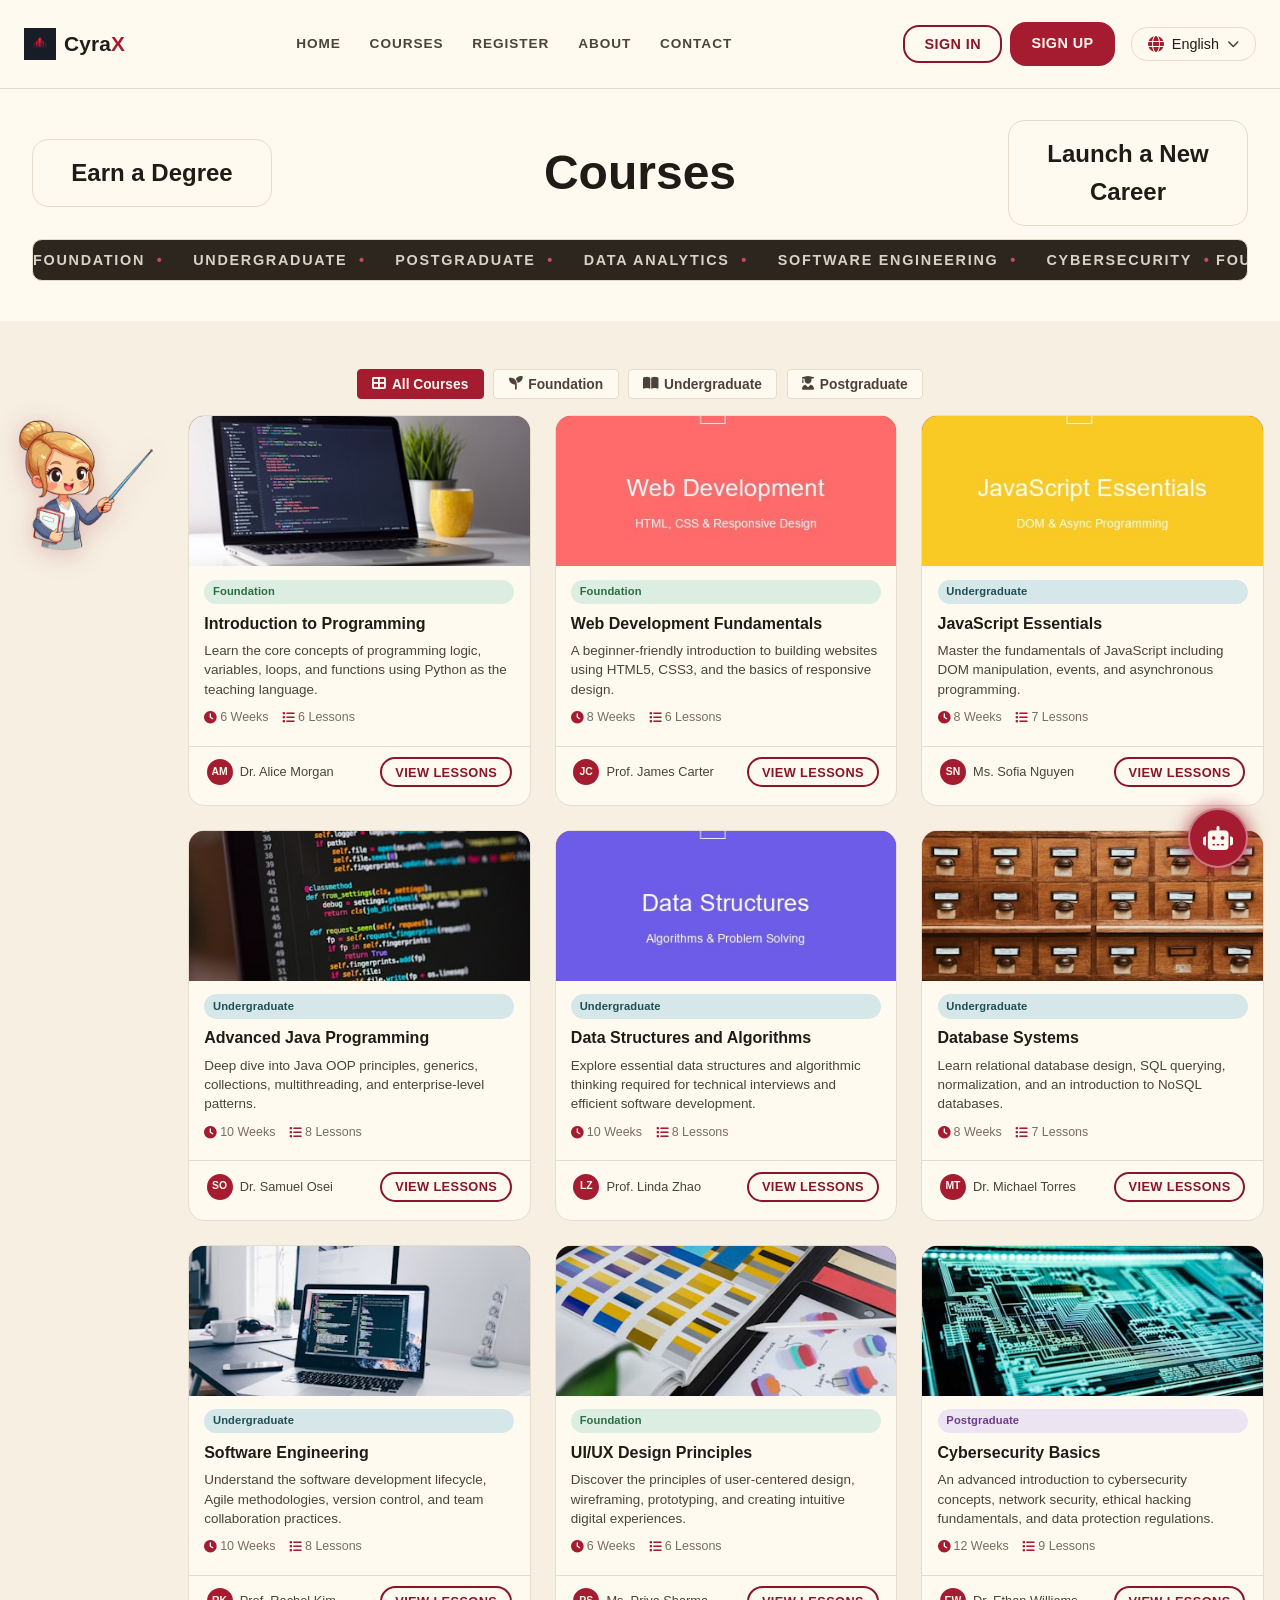
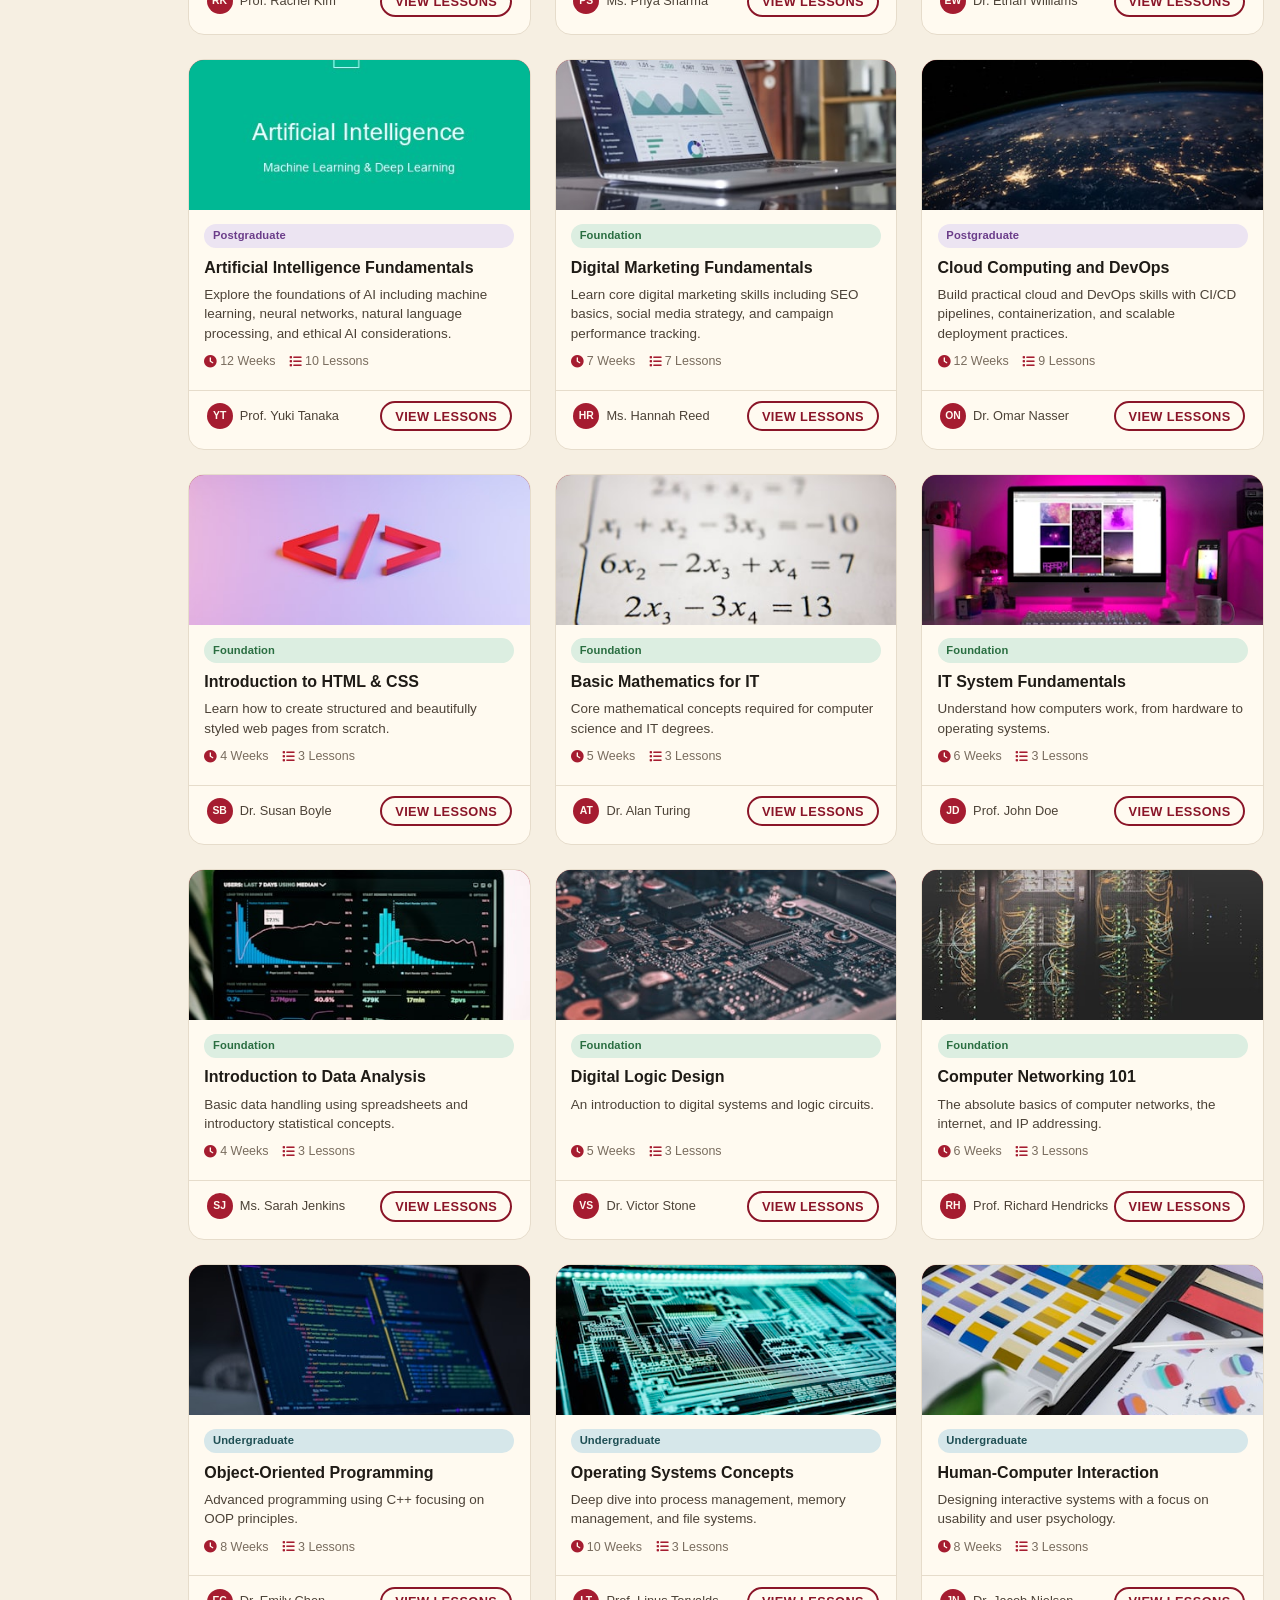
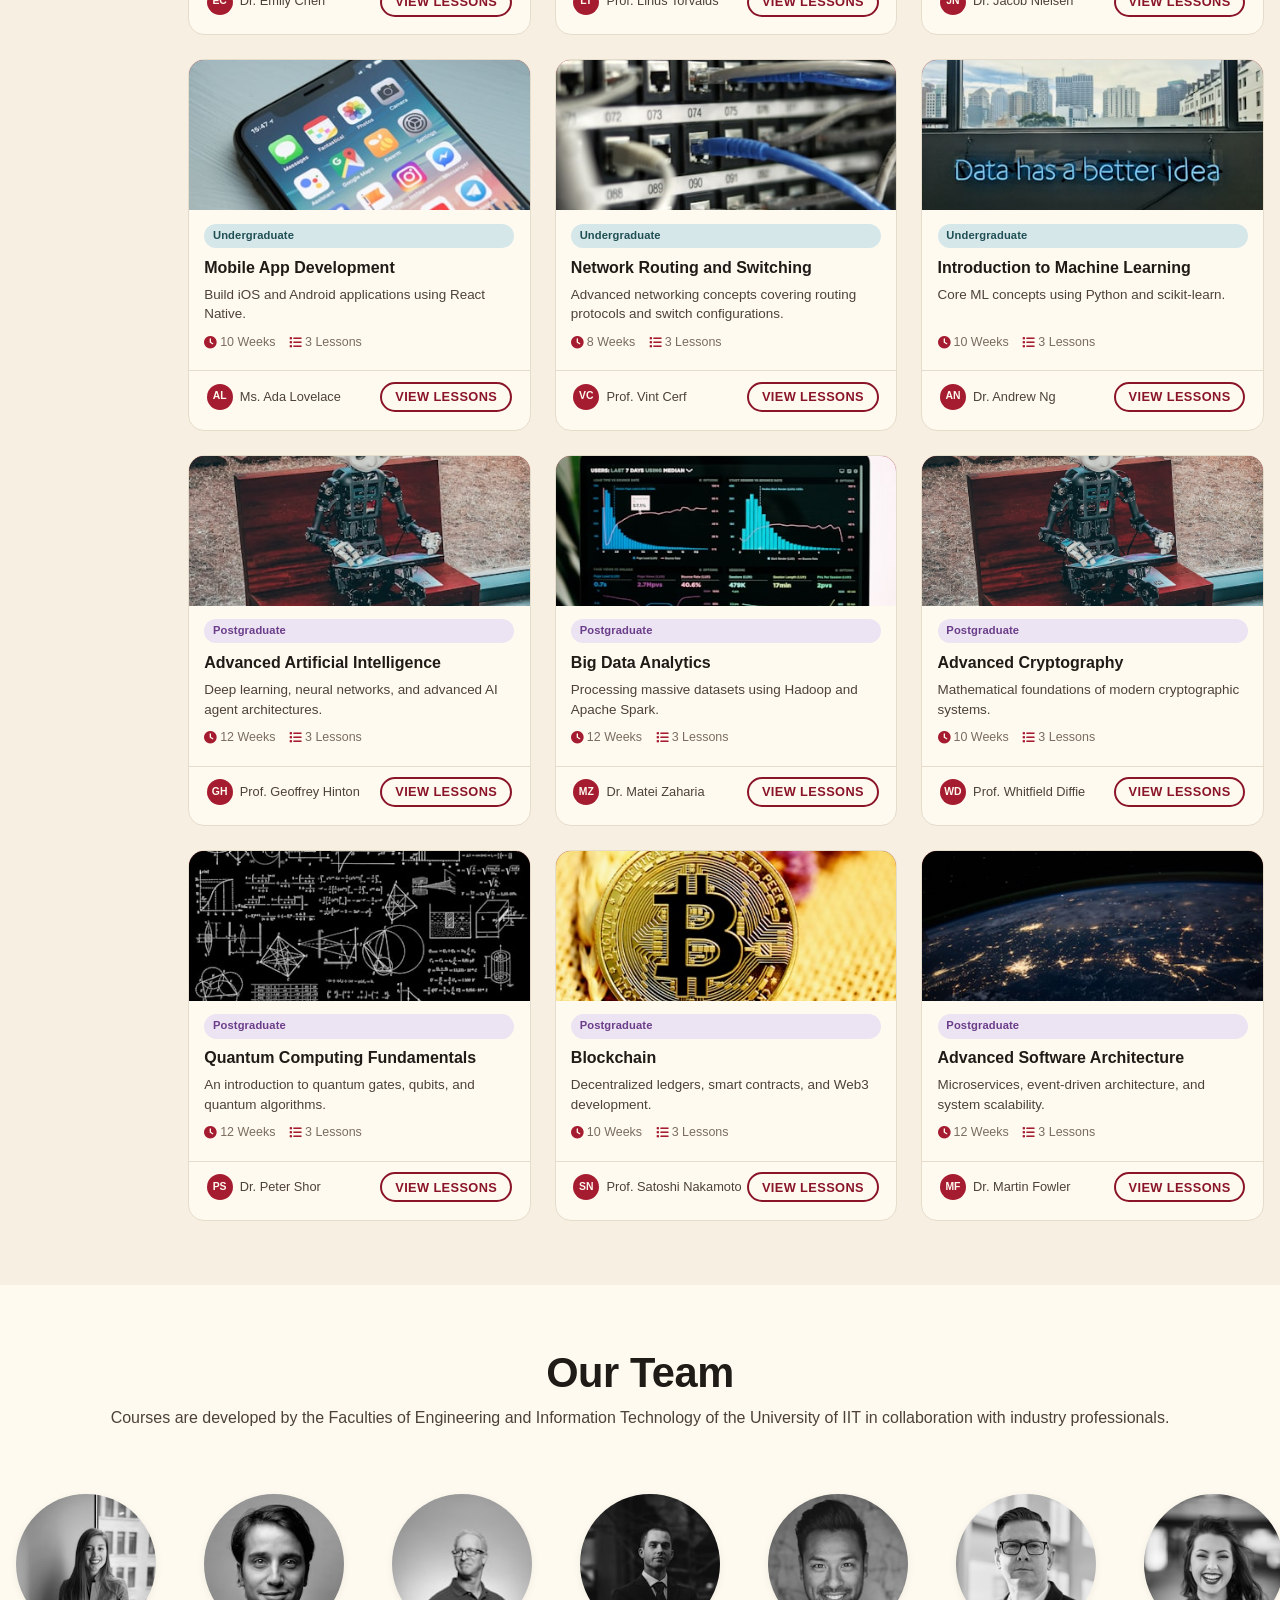
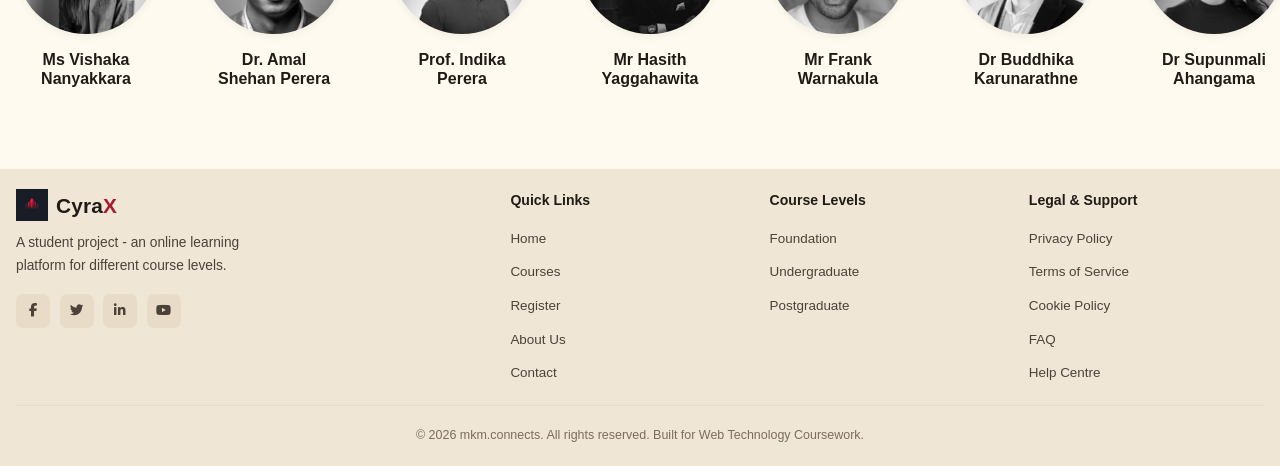
<file: courses.html>
<!DOCTYPE html>
<html lang="en">

<head>
  <meta charset="UTF-8" />
  <meta name="viewport" content="width=device-width, initial-scale=1.0" />
  <title>CyraX - Courses</title>
  <link rel="icon" type="image/png" href="assets/logo.png" />
  <link rel="stylesheet" href="css/global.css" />
  <link rel="stylesheet" href="css/pages.css" />
  <link rel="stylesheet" href="css/components.css" />
  <link rel="preconnect" href="https://fonts.googleapis.com" />
  <link rel="preconnect" href="https://fonts.gstatic.com" crossorigin />
  <link href="https://fonts.googleapis.com/css2?family=Inter:wght@300;400;500;600;700;800&display=swap"
    rel="stylesheet" />
  <link rel="stylesheet" href="https://cdnjs.cloudflare.com/ajax/libs/font-awesome/6.5.0/css/all.min.css" />
</head>

<body>

<!--navigation bar-->
  <header class="crx-navbar" id="navbar">
    <div class="crx-nav-container">
      <a href="index.html" class="crx-nav-logo">
        <span class="crx-logo-icon"><i class="fas fa-graduation-cap"></i></span>
        <span class="crx-logo-text">Cyra<span class="crx-logo-accent">X</span></span>
      </a>
      
      <nav class="crx-nav-links" id="navLinks">
        <a href="index.html" class="crx-nav-link">Home</a>
        <div class="crx-nav-dropdown">
          <a href="courses.html" class="crx-nav-link crx-active">Courses</a>
          <div class="crx-nav-dropdown-menu">
            <a href="courses.html" class="crx-nav-dropdown-item">Data Analytics Foundation</a>
            <a href="courses.html" class="crx-nav-dropdown-item">Programming Basics</a>
            <a href="courses.html" class="crx-nav-dropdown-item">Web Development Essentials</a>
            <a href="courses.html" class="crx-nav-dropdown-item">Database Systems</a>
            <a href="courses.html" class="crx-nav-dropdown-item">Software Engineering</a>
            <a href="courses.html" class="crx-nav-dropdown-item">Machine Learning Fundamentals</a>
            <a href="courses.html" class="crx-nav-dropdown-item">Cloud Computing</a>
            <a href="courses.html" class="crx-nav-dropdown-item">Cybersecurity Principles</a>
            <a href="courses.html" class="crx-nav-dropdown-item">UI/UX Design Basics</a>
            <a href="courses.html" class="crx-nav-dropdown-item">Research Methods</a>
          </div>
        </div>
        <a href="register.html" class="crx-nav-link">Register</a>
        <a href="about.html" class="crx-nav-link">About</a>
        <a href="contact.html" class="crx-nav-link">Contact</a>
      </nav>
      <div class="crx-nav-auth">
        <button class="crx-btn crx-btn-outline" id="signInBtn">Sign In</button>
        <a href="register.html" class="crx-btn crx-btn-primary">Sign Up</a>
      </div>
      <div class="crx-language-selector">
        <button class="crx-language-toggle" id="languageToggle" aria-label="Select language">
          <i class="fas fa-globe"></i>
          <span class="crx-language-text">English</span>
          <i class="fas fa-chevron-down"></i>
        </button>
        <div class="crx-language-dropdown" id="languageDropdown">
          <a href="#" class="crx-language-option crx-language-active" data-lang="en">
            <span>English</span>
          </a>
          <a href="#" class="crx-language-option" data-lang="si">
            <span>????? (Sinhala)</span>
          </a>
          <a href="#" class="crx-language-option" data-lang="ta">
            <span>????? (Tamil)</span>
          </a>
        </div>
      </div>
      <button class="crx-hamburger" id="hamburger" aria-label="Toggle navigation">
        <span></span><span></span><span></span>
      </button>
    </div>
  </header>

<!--header-->
  <section class="crx-page-hero">
    <div class="crx-container">
      <div class="crx-courses-hero-row">
        <aside class="crx-course-hero-box" aria-label="Degree pathway">
          <h2>Earn a Degree</h2>
        </aside>

        <h1 class="crx-page-hero-title">Courses</h1>

        <aside class="crx-course-hero-box" aria-label="Career outcomes">
          <h2>Launch a New Career</h2>
        </aside>
      </div>

      <div class="crx-courses-topic-bar">
        <div class="crx-courses-topic-track">
          <div class="crx-courses-topic-group">
            <span class="crx-courses-topic-item">FOUNDATION</span>
            <span class="crx-courses-topic-item">UNDERGRADUATE</span>
            <span class="crx-courses-topic-item">POSTGRADUATE</span>
            <span class="crx-courses-topic-item">DATA ANALYTICS</span>
            <span class="crx-courses-topic-item">SOFTWARE ENGINEERING</span>
            <span class="crx-courses-topic-item">CYBERSECURITY</span>
          </div>
          <div class="crx-courses-topic-group" aria-hidden="true">
            <span class="crx-courses-topic-item">FOUNDATION</span>
            <span class="crx-courses-topic-item">UNDERGRADUATE</span>
            <span class="crx-courses-topic-item">POSTGRADUATE</span>
            <span class="crx-courses-topic-item">DATA ANALYTICS</span>
            <span class="crx-courses-topic-item">SOFTWARE ENGINEERING</span>
            <span class="crx-courses-topic-item">CYBERSECURITY</span>
          </div>
        </div>
      </div>

    </div>
  </section>

<!--courses section-->
  <section class="crx-courses-section" id="courses">
    <div class="crx-container">

<!-- Filter Buttons -->
      <div class="crx-filter-bar" id="filterBar">
        <button class="crx-filter-btn crx-active" data-level="All">
          <i class="fas fa-th-large"></i> All Courses
        </button>
        <button class="crx-filter-btn" data-level="Foundation">
          <i class="fas fa-seedling"></i> Foundation
        </button>
        <button class="crx-filter-btn" data-level="Undergraduate">
          <i class="fas fa-book-open"></i> Undergraduate
        </button>
        <button class="crx-filter-btn" data-level="Postgraduate">
          <i class="fas fa-user-graduate"></i> Postgraduate
        </button>
      </div>

<!-- Loading Spinner -->
      <div class="crx-loading-spinner" id="loadingSpinner">
        <div class="crx-spinner"></div>
        <p>Loading courses...</p>
      </div>

<!-- Course Grid Wrapper with Teacher -->
      <div class="crx-courses-grid-wrapper">
<!-- Teacher Character (Next to Intro to Programming) -->
        <div class="crx-teacher-intro">
          <img src="assets/cartoon-teacher.png" alt="Teacher assistant" class="crx-teacher-intro-img" />
        </div>

<!-- Course Grid - populated by JavaScript from courses.xml -->
        <div class="crx-courses-grid" id="coursesGrid"></div>
      </div>

<!-- No Results Message -->
      <div class="crx-no-results crx-hidden" id="noResults">
        <i class="fas fa-search"></i>
        <p>No courses found for this filter.</p>
      </div>
    </div>
  </section>

<!--lesson section-->
  <section class="crx-lesson-section crx-hidden" id="lessonSection">
    <div class="crx-container">
      <div class="crx-lesson-panel">
        <button class="crx-btn crx-btn-outline crx-btn-sm" id="backBtn">
          <i class="fas fa-arrow-left"></i> Back to Courses
        </button>
        <div class="crx-lesson-header" id="lessonHeader"></div>
        <div class="crx-lesson-list" id="lessonList"></div>
      </div>
    </div>
  </section>

<!-- Our Team Section -->
  <section class="crx-team-section" id="our-team">
    <div class="crx-container">
      <h2 class="crx-section-title">Our Team</h2>
      <p style="color:var(--mid); margin-bottom: 2rem;">Courses are developed by the Faculties of Engineering and
        Information Technology of the University of IIT in collaboration with industry professionals.</p>

      <div class="crx-team-carousel">
        <div class="crx-team-member">
          <img src="assets/team-vishaka.jpg" alt="Prof"
            class="crx-team-img" />
          <h3 class="crx-team-name">Ms Vishaka<br>Nanyakkara</h3>
        </div>
        <div class="crx-team-member">
          <img src="assets/team-amal.jpg" alt="Prof"
            class="crx-team-img" />
          <h3 class="crx-team-name">Dr. Amal<br>Shehan Perera</h3>
        </div>
        <div class="crx-team-member">
          <img src="assets/team-indika.jpg" alt="Prof"
            class="crx-team-img" />
          <h3 class="crx-team-name">Prof. Indika<br>Perera</h3>
        </div>
        <div class="crx-team-member">
          <img src="assets/team-hasith.jpg" alt="Prof"
            class="crx-team-img" />
          <h3 class="crx-team-name">Mr Hasith<br>Yaggahawita</h3>
        </div>
        <div class="crx-team-member">
          <img src="assets/team-frank.jpg" alt="Prof"
            class="crx-team-img" />
          <h3 class="crx-team-name">Mr Frank<br>Warnakula</h3>
        </div>
        <div class="crx-team-member">
          <img src="assets/team-buddhika.jpg" alt="Prof"
            class="crx-team-img" />
          <h3 class="crx-team-name">Dr Buddhika<br>Karunarathne</h3>
        </div>
        <div class="crx-team-member">
          <img src="assets/team-supunmali.jpg" alt="Prof"
            class="crx-team-img" />
          <h3 class="crx-team-name">Dr Supunmali<br>Ahangama</h3>
        </div>
<!-- Duplicate for infinite scroll -->
        <div class="crx-team-member">
          <img src="assets/team-vishaka.jpg" alt="Prof"
            class="crx-team-img" />
          <h3 class="crx-team-name">Ms Vishaka<br>Nanyakkara</h3>
        </div>
        <div class="crx-team-member">
          <img src="assets/team-amal.jpg" alt="Prof"
            class="crx-team-img" />
          <h3 class="crx-team-name">Dr. Amal<br>Shehan Perera</h3>
        </div>
        <div class="crx-team-member">
          <img src="assets/team-indika.jpg" alt="Prof"
            class="crx-team-img" />
          <h3 class="crx-team-name">Prof. Indika<br>Perera</h3>
        </div>
        <div class="crx-team-member">
          <img src="assets/team-hasith.jpg" alt="Prof"
            class="crx-team-img" />
          <h3 class="crx-team-name">Mr Hasith<br>Yaggahawita</h3>
        </div>
        <div class="crx-team-member">
          <img src="assets/team-frank.jpg" alt="Prof"
            class="crx-team-img" />
          <h3 class="crx-team-name">Mr Frank<br>Warnakula</h3>
        </div>
        <div class="crx-team-member">
          <img src="assets/team-buddhika.jpg" alt="Prof"
            class="crx-team-img" />
          <h3 class="crx-team-name">Dr Buddhika<br>Karunarathne</h3>
        </div>
        <div class="crx-team-member">
          <img src="assets/team-supunmali.jpg" alt="Prof"
            class="crx-team-img" />
          <h3 class="crx-team-name">Dr Supunmali<br>Ahangama</h3>
        </div>
      </div>
    </div>
  </section>

<!--footer-->
  <footer class="crx-footer">
    <div class="crx-footer-container">
      <div class="crx-footer-grid">
        <div class="crx-footer-brand">
          <a href="index.html" class="crx-nav-logo">
            <span class="crx-logo-icon"><i class="fas fa-graduation-cap"></i></span>
            <span class="crx-logo-text">Cyra<span class="crx-logo-accent">X</span></span>
          </a>
          <p>A student project - an online learning platform for different course levels.</p>
          <div class="crx-social-links">
            <a href="#" aria-label="Facebook"><i class="fab fa-facebook-f"></i></a>
            <a href="#" aria-label="Twitter"><i class="fab fa-twitter"></i></a>
            <a href="#" aria-label="LinkedIn"><i class="fab fa-linkedin-in"></i></a>
            <a href="#" aria-label="YouTube"><i class="fab fa-youtube"></i></a>
          </div>
        </div>
        <div class="crx-footer-col">
          <h2>Quick Links</h2>
          <ul>
            <li><a href="index.html">Home</a></li>
            <li><a href="courses.html">Courses</a></li>
            <li><a href="register.html">Register</a></li>
            <li><a href="about.html">About Us</a></li>
            <li><a href="contact.html">Contact</a></li>
          </ul>
        </div>
        <div class="crx-footer-col">
          <h2>Course Levels</h2>
          <ul>
            <li><a href="courses.html">Foundation</a></li>
            <li><a href="courses.html">Undergraduate</a></li>
            <li><a href="courses.html">Postgraduate</a></li>
          </ul>
        </div>
        <div class="crx-footer-col">
          <h2>Legal &amp; Support</h2>
          <ul>
            <li><a href="#">Privacy Policy</a></li>
            <li><a href="#">Terms of Service</a></li>
            <li><a href="#">Cookie Policy</a></li>
            <li><a href="#">FAQ</a></li>
            <li><a href="#">Help Centre</a></li>
          </ul>
        </div>
      </div>
      <div class="crx-footer-bottom">
        <p>&copy; 2026 mkm.connects. All rights reserved. Built for Web Technology Coursework.</p>
      </div>
    </div>
  </footer>

<!-- Sign In Modal -->
  <div class="crx-modal-overlay crx-hidden" id="signInModal">
    <div class="crx-modal">
      <button class="crx-modal-close" id="closeSignIn" aria-label="Close"><i class="fas fa-times"></i></button>
      <div class="crx-modal-logo">
        <i class="fas fa-graduation-cap"></i>
        <span>Cyra<span class="crx-logo-accent">X</span></span>
      </div>
      <h2>Welcome Back</h2>
      <p class="crx-modal-subtitle">Sign in to your account.</p>
      <form id="signInForm" novalidate>
        <div class="crx-form-group">
          <label for="siEmail">Email Address</label>
          <input type="email" id="siEmail" placeholder="your@email.com" />
          <span class="crx-error-msg" id="siEmailError"></span>
        </div>
        <div class="crx-form-group">
          <label for="siPassword">Password</label>
          <div class="crx-password-wrapper">
            <input type="password" id="siPassword" placeholder="Your password" />
            <button type="button" class="crx-toggle-password" data-target="siPassword" aria-label="Toggle password">
              <i class="fas fa-eye"></i>
            </button>
          </div>
          <span class="crx-error-msg" id="siPasswordError"></span>
        </div>
        <button type="submit" class="crx-btn crx-btn-primary crx-btn-block">Sign In</button>
      </form>
      <p class="crx-modal-footer-text">Don't have an account? <a href="register.html" class="crx-form-link">Register
          here</a></p>
    </div>
  </div>

<!-- AI Chatbot Button -->
  <button class="crx-chatbot-btn" aria-label="AI Chatbot Assistant">
    <i class="fas fa-robot"></i>
  </button>

  <script src="js/data.js"></script>
  <script src="js/validation.js"></script>
  <script src="js/ui.js"></script>
</body>

</html>
</file>
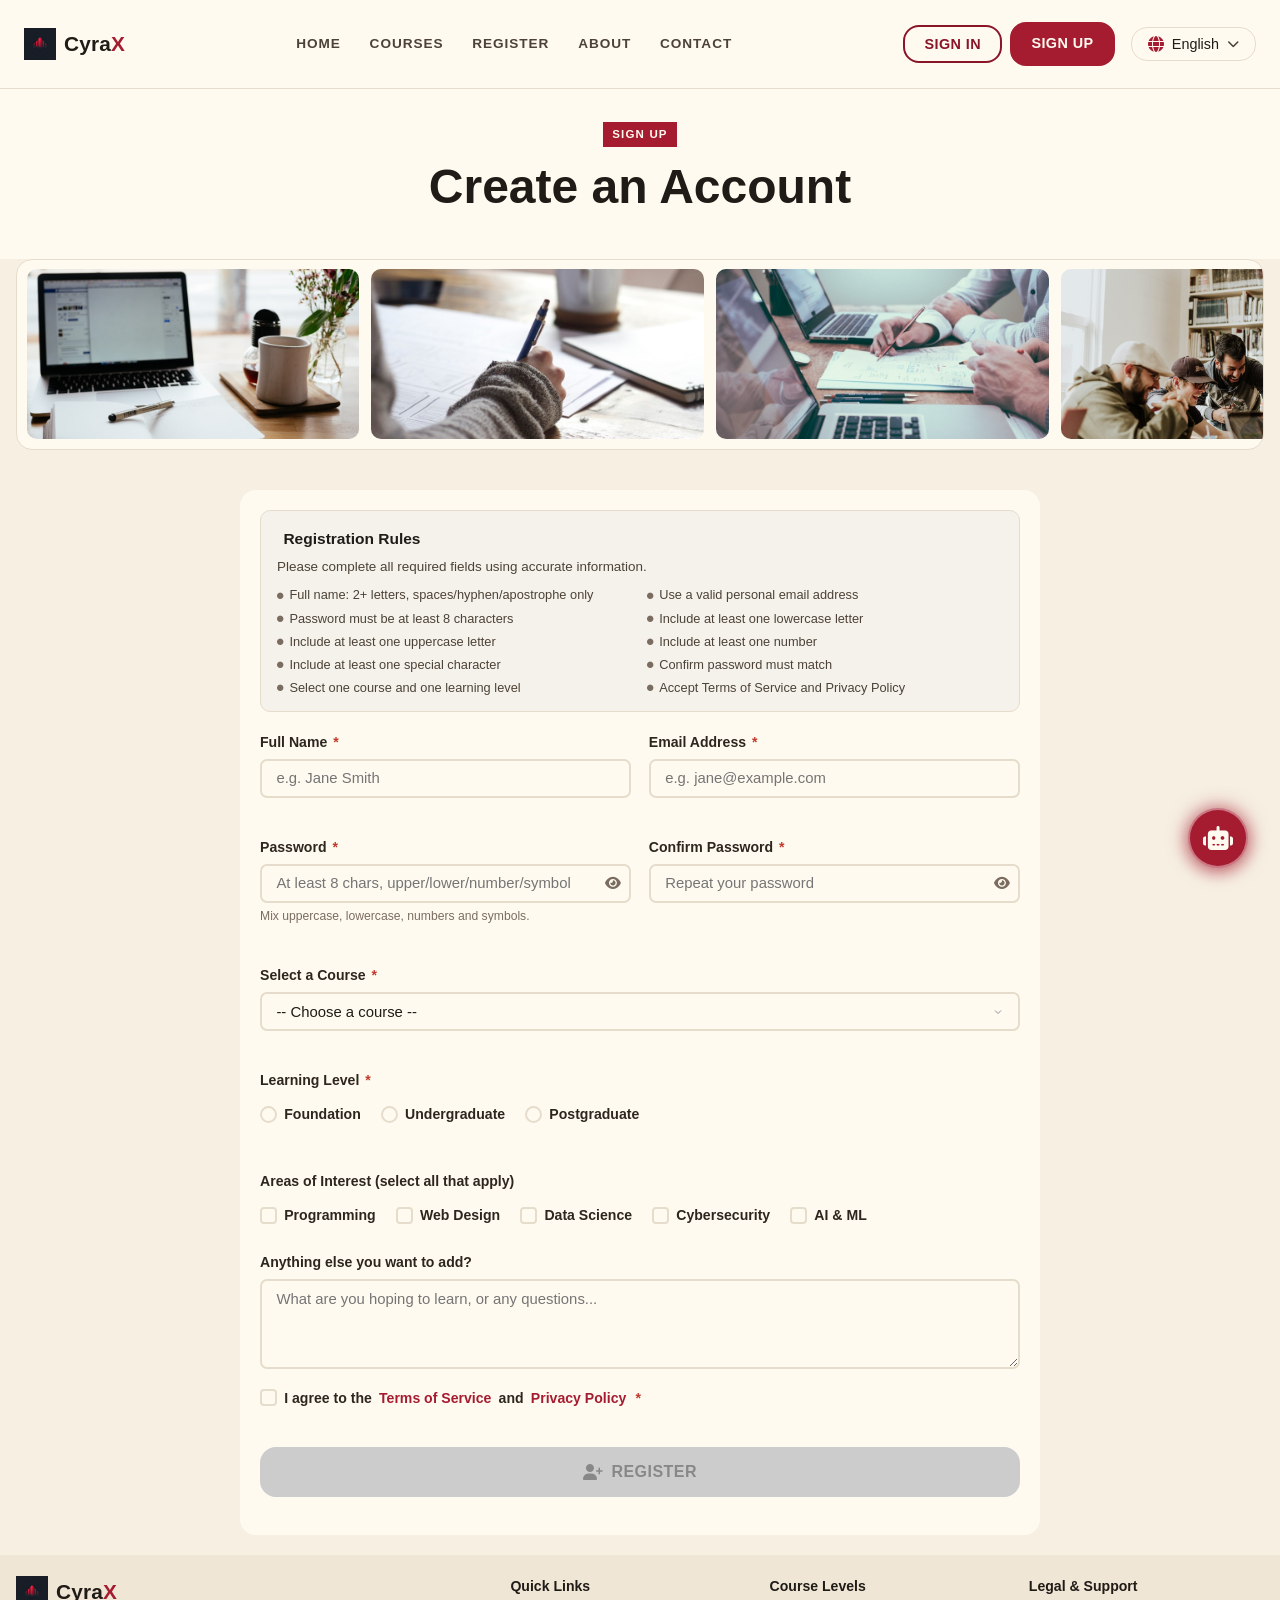
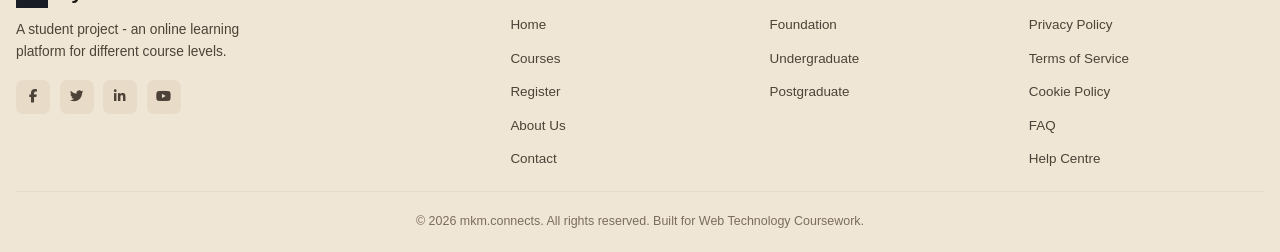
<file: register.html>
<!DOCTYPE html>
<html lang="en">

<head>
  <meta charset="UTF-8" />
  <meta name="viewport" content="width=device-width, initial-scale=1.0" />
  <title>CyraX - Register</title>
  <link rel="icon" type="image/png" href="assets/logo.png" />
  <link rel="stylesheet" href="css/global.css" />
  <link rel="stylesheet" href="css/pages.css" />
  <link rel="stylesheet" href="css/components.css" />
  <link rel="preconnect" href="https://fonts.googleapis.com" />
  <link rel="preconnect" href="https://fonts.gstatic.com" crossorigin />
  <link href="https://fonts.googleapis.com/css2?family=Inter:wght@300;400;500;600;700;800&display=swap"
    rel="stylesheet" />
  <link rel="stylesheet" href="https://cdnjs.cloudflare.com/ajax/libs/font-awesome/6.5.0/css/all.min.css" />
</head>

<body>

  <header class="crx-navbar" id="navbar">
    <div class="crx-nav-container">
      <a href="index.html" class="crx-nav-logo">
        <span class="crx-logo-icon"><i class="fas fa-graduation-cap"></i></span>
        <span class="crx-logo-text">Cyra<span class="crx-logo-accent">X</span></span>
      </a>
      <nav class="crx-nav-links" id="navLinks">
        <a href="index.html" class="crx-nav-link">Home</a>
        <div class="crx-nav-dropdown">
          <a href="courses.html" class="crx-nav-link">Courses</a>
          <div class="crx-nav-dropdown-menu">
            <a href="courses.html" class="crx-nav-dropdown-item">Data Analytics Foundation</a>
            <a href="courses.html" class="crx-nav-dropdown-item">Programming Basics</a>
            <a href="courses.html" class="crx-nav-dropdown-item">Web Development Essentials</a>
            <a href="courses.html" class="crx-nav-dropdown-item">Database Systems</a>
            <a href="courses.html" class="crx-nav-dropdown-item">Software Engineering</a>
            <a href="courses.html" class="crx-nav-dropdown-item">Machine Learning Fundamentals</a>
            <a href="courses.html" class="crx-nav-dropdown-item">Cloud Computing</a>
            <a href="courses.html" class="crx-nav-dropdown-item">Cybersecurity Principles</a>
            <a href="courses.html" class="crx-nav-dropdown-item">UI/UX Design Basics</a>
            <a href="courses.html" class="crx-nav-dropdown-item">Research Methods</a>
          </div>
        </div>
        <a href="register.html" class="crx-nav-link crx-active">Register</a>
        <a href="about.html" class="crx-nav-link">About</a>
        <a href="contact.html" class="crx-nav-link">Contact</a>
      </nav>
      <div class="crx-nav-auth">
        <button class="crx-btn crx-btn-outline" id="signInBtn">Sign In</button>
        <a href="register.html" class="crx-btn crx-btn-primary">Sign Up</a>
      </div>
      <div class="crx-language-selector">
        <button class="crx-language-toggle" id="languageToggle" aria-label="Select language">
          <i class="fas fa-globe"></i>
          <span class="crx-language-text">English</span>
          <i class="fas fa-chevron-down"></i>
        </button>
        <div class="crx-language-dropdown" id="languageDropdown">
          <a href="#" class="crx-language-option crx-language-active" data-lang="en">
            <span>English</span>
          </a>
          <a href="#" class="crx-language-option" data-lang="si">
            <span>????? (Sinhala)</span>
          </a>
          <a href="#" class="crx-language-option" data-lang="ta">
            <span>????? (Tamil)</span>
          </a>
        </div>
      </div>
      <button class="crx-hamburger" id="hamburger" aria-label="Toggle navigation">
        <span></span><span></span><span></span>
      </button>
    </div>
  </header>


  <section class="crx-page-hero">
    <div class="crx-container">
      <span class="crx-section-badge">Sign Up</span>
      <h1 class="crx-page-hero-title">Create an Account</h1>

    </div>
  </section>

  <section class="crx-register-gallery" aria-label="Student learning moments">
    <div class="crx-container">
      <div class="crx-register-gallery-viewport">
        <div class="crx-register-gallery-track">
          <img src="assets/journey-choose-level.jpg" alt="Student choosing a learning level" class="crx-register-gallery-image" />
          <img src="assets/journey-working-computer.jpg" alt="Student working on a computer" class="crx-register-gallery-image" />
          <img src="assets/journey-writing-notes.jpg" alt="Student writing study notes" class="crx-register-gallery-image" />
          <img src="assets/hero-students-learning.jpg" alt="Students learning together" class="crx-register-gallery-image" />

          <img src="assets/journey-choose-level.jpg" alt="" aria-hidden="true" class="crx-register-gallery-image" />
          <img src="assets/journey-working-computer.jpg" alt="" aria-hidden="true" class="crx-register-gallery-image" />
          <img src="assets/journey-writing-notes.jpg" alt="" aria-hidden="true" class="crx-register-gallery-image" />
          <img src="assets/hero-students-learning.jpg" alt="" aria-hidden="true" class="crx-register-gallery-image" />
        </div>
      </div>
    </div>
  </section>

<!--registration form-->
  <section class="crx-register-section" id="register">
    <div class="crx-container">

      <div class="crx-form-wrapper">
<!-- Success message - hidden by default, shown by JS on valid submit -->
        <div class="crx-form-success crx-hidden" id="formSuccess">
          <i class="fas fa-check-circle"></i>
          <h2>You're registered!</h2>
          <p>Your account is set up. Go check out some courses.</p>
        </div>

        <div class="crx-form-rules" id="formRules">
          <h2><i class="fas fa-shield-check"></i> Registration Rules</h2>
          <p>Please complete all required fields using accurate information.</p>
          <ul class="crx-rules-list">
            <li id="rule-name"><i class="fas fa-circle"></i> Full name: 2+ letters, spaces/hyphen/apostrophe only</li>
            <li id="rule-email"><i class="fas fa-circle"></i> Use a valid personal email address</li>
            <li id="rule-password-length"><i class="fas fa-circle"></i> Password must be at least 8 characters</li>
            <li id="rule-password-lower"><i class="fas fa-circle"></i> Include at least one lowercase letter</li>
            <li id="rule-password-upper"><i class="fas fa-circle"></i> Include at least one uppercase letter</li>
            <li id="rule-password-number"><i class="fas fa-circle"></i> Include at least one number</li>
            <li id="rule-password-special"><i class="fas fa-circle"></i> Include at least one special character</li>
            <li id="rule-match"><i class="fas fa-circle"></i> Confirm password must match</li>
            <li id="rule-course"><i class="fas fa-circle"></i> Select one course and one learning level</li>
            <li id="rule-terms"><i class="fas fa-circle"></i> Accept Terms of Service and Privacy Policy</li>
          </ul>
        </div>

        <form id="registrationForm" novalidate>

<!-- Row 1: Full Name + Email -->
          <div class="crx-form-row">
            <div class="crx-form-group">
              <label for="fullName">Full Name <span class="crx-required">*</span></label>
              <input type="text" id="fullName" name="fullName" placeholder="e.g. Jane Smith" autocomplete="name"
                required minlength="2" maxlength="80" />
              <span class="crx-error-msg" id="fullNameError"></span>
            </div>
            <div class="crx-form-group">
              <label for="email">Email Address <span class="crx-required">*</span></label>
              <input type="email" id="email" name="email" placeholder="e.g. jane@example.com" autocomplete="email"
                required />
              <span class="crx-error-msg" id="emailError"></span>
            </div>
          </div>

<!-- Row 2: Password + Confirm Password -->
          <div class="crx-form-row">
            <div class="crx-form-group">
              <label for="password">Password <span class="crx-required">*</span></label>
              <div class="crx-password-wrapper">
                <input type="password" id="password" name="password"
                  placeholder="At least 8 chars, upper/lower/number/symbol" autocomplete="new-password" required
                  minlength="8" />
                <button type="button" class="crx-toggle-password" data-target="password"
                  aria-label="Toggle password visibility">
                  <i class="fas fa-eye"></i>
                </button>
              </div>
              <small class="crx-field-hint">Mix uppercase, lowercase, numbers and symbols.</small>
              <span class="crx-error-msg" id="passwordError"></span>
            </div>
            <div class="crx-form-group">
              <label for="confirmPassword">Confirm Password <span class="crx-required">*</span></label>
              <div class="crx-password-wrapper">
                <input type="password" id="confirmPassword" name="confirmPassword" placeholder="Repeat your password"
                  autocomplete="new-password" required />
                <button type="button" class="crx-toggle-password" data-target="confirmPassword"
                  aria-label="Toggle confirm password visibility">
                  <i class="fas fa-eye"></i>
                </button>
              </div>
              <span class="crx-error-msg" id="confirmPasswordError"></span>
            </div>
          </div>

<!-- Row 3: Course Selection - options populated by JS from courses.xml -->
          <div class="crx-form-row">
            <div class="crx-form-group crx-full-width">
              <label for="courseSelect">Select a Course <span class="crx-required">*</span></label>
              <select id="courseSelect" name="courseSelect" required>
                <option value="">-- Choose a course --</option>
              </select>
              <span class="crx-error-msg" id="courseSelectError"></span>
            </div>
          </div>

<!-- Row 4: Learning Level (Radio Buttons) -->
          <div class="crx-form-row">
            <div class="crx-form-group crx-full-width">
              <label class="crx-group-label">Learning Level <span class="crx-required">*</span></label>
              <div class="crx-radio-group">
                <label class="crx-radio-label">
                  <input type="radio" name="learningLevel" value="Foundation" />
                  <span class="crx-radio-custom"></span>
                  Foundation
                </label>
                <label class="crx-radio-label">
                  <input type="radio" name="learningLevel" value="Undergraduate" />
                  <span class="crx-radio-custom"></span>
                  Undergraduate
                </label>
                <label class="crx-radio-label">
                  <input type="radio" name="learningLevel" value="Postgraduate" />
                  <span class="crx-radio-custom"></span>
                  Postgraduate
                </label>
              </div>
              <span class="crx-error-msg" id="levelError"></span>
            </div>
          </div>

<!-- Row 5: Interests (Checkboxes) -->
          <div class="crx-form-row">
            <div class="crx-form-group crx-full-width">
              <label class="crx-group-label">Areas of Interest (select all that apply)</label>
              <div class="crx-checkbox-group">
                <label class="crx-checkbox-label">
                  <input type="checkbox" name="interests" value="Programming" />
                  <span class="crx-checkbox-custom"></span>
                  Programming
                </label>
                <label class="crx-checkbox-label">
                  <input type="checkbox" name="interests" value="Web Design" />
                  <span class="crx-checkbox-custom"></span>
                  Web Design
                </label>
                <label class="crx-checkbox-label">
                  <input type="checkbox" name="interests" value="Data Science" />
                  <span class="crx-checkbox-custom"></span>
                  Data Science
                </label>
                <label class="crx-checkbox-label">
                  <input type="checkbox" name="interests" value="Cybersecurity" />
                  <span class="crx-checkbox-custom"></span>
                  Cybersecurity
                </label>
                <label class="crx-checkbox-label">
                  <input type="checkbox" name="interests" value="AI & Machine Learning" />
                  <span class="crx-checkbox-custom"></span>
                  AI &amp; ML
                </label>
              </div>
            </div>
          </div>

<!-- Row 6: Comments Textarea -->
          <div class="crx-form-row">
            <div class="crx-form-group crx-full-width">
              <label for="comments">Anything else you want to add?</label>
              <textarea id="comments" name="comments" rows="4"
                placeholder="What are you hoping to learn, or any questions..."></textarea>
            </div>
          </div>

<!-- Terms Checkbox -->
          <div class="crx-form-row">
            <div class="crx-form-group crx-full-width">
              <label class="crx-checkbox-label crx-terms-label">
                <input type="checkbox" id="termsCheck" name="terms" />
                <span class="crx-checkbox-custom"></span>
                I agree to the <a href="#" class="crx-form-link">Terms of Service</a> and <a href="#"
                  class="crx-form-link">Privacy Policy</a>
                <span class="crx-required">*</span>
              </label>
              <span class="crx-error-msg" id="termsError"></span>
            </div>
          </div>

<!-- Submit Button -->
          <div class="crx-form-row">
            <div class="crx-form-group crx-full-width crx-center">
              <button type="submit" id="registerSubmitBtn" class="crx-btn crx-btn-primary crx-btn-large crx-btn-block"
                disabled>
                <i class="fas fa-user-plus"></i> Register
              </button>
            </div>
          </div>

        </form>
      </div>
    </div>
  </section>

<!--footer-->
  <footer class="crx-footer">
    <div class="crx-footer-container">
      <div class="crx-footer-grid">
        <div class="crx-footer-brand">
          <a href="index.html" class="crx-nav-logo">
            <span class="crx-logo-icon"><i class="fas fa-graduation-cap"></i></span>
            <span class="crx-logo-text">Cyra<span class="crx-logo-accent">X</span></span>
          </a>
          <p>A student project - an online learning platform for different course levels.</p>
          <div class="crx-social-links">
            <a href="#" aria-label="Facebook"><i class="fab fa-facebook-f"></i></a>
            <a href="#" aria-label="Twitter"><i class="fab fa-twitter"></i></a>
            <a href="#" aria-label="LinkedIn"><i class="fab fa-linkedin-in"></i></a>
            <a href="#" aria-label="YouTube"><i class="fab fa-youtube"></i></a>
          </div>
        </div>
        <div class="crx-footer-col">
          <h2>Quick Links</h2>
          <ul>
            <li><a href="index.html">Home</a></li>
            <li><a href="courses.html">Courses</a></li>
            <li><a href="register.html">Register</a></li>
            <li><a href="about.html">About Us</a></li>
            <li><a href="contact.html">Contact</a></li>
          </ul>
        </div>
        <div class="crx-footer-col">
          <h2>Course Levels</h2>
          <ul>
            <li><a href="courses.html">Foundation</a></li>
            <li><a href="courses.html">Undergraduate</a></li>
            <li><a href="courses.html">Postgraduate</a></li>
          </ul>
        </div>
        <div class="crx-footer-col">
          <h2>Legal &amp; Support</h2>
          <ul>
            <li><a href="#">Privacy Policy</a></li>
            <li><a href="#">Terms of Service</a></li>
            <li><a href="#">Cookie Policy</a></li>
            <li><a href="#">FAQ</a></li>
            <li><a href="#">Help Centre</a></li>
          </ul>
        </div>
      </div>
      <div class="crx-footer-bottom">
        <p>&copy; 2026 mkm.connects. All rights reserved. Built for Web Technology Coursework.</p>
      </div>
    </div>
  </footer>

<!-- Sign In Modal -->
  <div class="crx-modal-overlay crx-hidden" id="signInModal">
    <div class="crx-modal">
      <button class="crx-modal-close" id="closeSignIn" aria-label="Close"><i class="fas fa-times"></i></button>
      <div class="crx-modal-logo">
        <i class="fas fa-graduation-cap"></i>
        <span>Cyra<span class="crx-logo-accent">X</span></span>
      </div>
      <h2>Welcome Back</h2>
      <p class="crx-modal-subtitle">Sign in to your account.</p>
      <form id="signInForm" novalidate>
        <div class="crx-form-group">
          <label for="siEmail">Email Address</label>
          <input type="email" id="siEmail" placeholder="your@email.com" />
          <span class="crx-error-msg" id="siEmailError"></span>
        </div>
        <div class="crx-form-group">
          <label for="siPassword">Password</label>
          <div class="crx-password-wrapper">
            <input type="password" id="siPassword" placeholder="Your password" />
            <button type="button" class="crx-toggle-password" data-target="siPassword" aria-label="Toggle password">
              <i class="fas fa-eye"></i>
            </button>
          </div>
          <span class="crx-error-msg" id="siPasswordError"></span>
        </div>
        <button type="submit" class="crx-btn crx-btn-primary crx-btn-block">Sign In</button>
      </form>
      <p class="crx-modal-footer-text">Don't have an account? <a href="register.html" class="crx-form-link">Register
          here</a></p>
    </div>
  </div>

<!-- AI Chatbot Button -->
  <button class="crx-chatbot-btn" aria-label="AI Chatbot Assistant">
    <i class="fas fa-robot"></i>
  </button>

  <script src="js/data.js"></script>
  <script src="js/validation.js"></script>
  <script src="js/ui.js"></script>
</body>

</html>
</file>
<file: css/global.css>
:root {
  --primary:       #A51C30;
  --primary-dark:  #8a1528;
  --primary-light: #c94a5e;
  --accent:        #A51C30;
  --accent-dark:   #8a1528;
  --success:       #2d6a4f;
  --warning:       #b87333;
  --danger:        #c0392b;
  --dark:          #1f1b16;
  --dark-2:        #2d261f;
  --mid:           #4c4237;
  --muted:         #7a6d5f;
  --border:        #e6dccb;
  --bg:            #f6efe2;
  --white:         #fffaf0;
  --card-shadow:   0 2px 8px rgba(0,0,0,0.06);
  --card-shadow-hover: 0 6px 20px rgba(0,0,0,0.10);
  --radius:        16px;
  --radius-lg:     20px;
  --font:          'SF Pro Display', 'Helvetica Neue', -apple-system, BlinkMacSystemFont, sans-serif;
  --font-serif:    'SF Pro Display', 'Helvetica Neue', -apple-system, sans-serif;
  --transition:    0.2s ease;
}


*, *::before, *::after {
  box-sizing: border-box;
  margin: 0;
  padding: 0;
}

html {
  scroll-behavior: auto;
  font-size: 16px;
}

body {
  font-family: var(--font);
  background: var(--bg);
  color: var(--dark);
  line-height: 1.6;
  -webkit-font-smoothing: antialiased;
}

a {
  color: inherit;
  text-decoration: none;
}

ul {
  list-style: none;
}

img {
  max-width: 100%;
  display: block;
}

/* ---- Utility ---- */
.crx-container {
  max-width: 1500px;
  margin: 0 auto;
  padding: 0 1rem;
}

.crx-hidden {
  display: none !important;
}


/* ---- Buttons ---- */
.crx-btn {
  display: inline-flex;
  align-items: center;
  gap: 0.5rem;
  padding: 0.55rem 1.2rem;
  border-radius: var(--radius);
  font-size: 0.9rem;
  font-weight: 700;
  cursor: pointer;
  border: 2px solid transparent;
  letter-spacing: 0.03em;
  text-transform: uppercase;
  transition: background var(--transition), color var(--transition),
              border-color var(--transition), transform var(--transition),
              filter var(--transition);
  white-space: nowrap;
}

.crx-btn-primary {
  background: var(--primary);
  color: var(--white);
  border-color: var(--primary);
}

.crx-btn-primary:hover {
  background: var(--primary-dark);
  border-color: var(--primary-dark);
  transform: translateY(-2px);
  filter: brightness(1.1);
}

.crx-btn-primary:disabled {
  background: #ccc;
  border-color: #ccc;
  color: #888;
  cursor: not-allowed;
}

.crx-btn-outline {
  background: transparent;
  color: var(--primary-dark);
  border-color: var(--primary-dark);
}

.crx-btn-outline:hover {
  background: var(--primary);
  color: var(--white);
  transform: translateY(-2px);
}

.crx-btn-glow {
  background: var(--primary); 
  color: var(--white);
  border: 1px solid var(--white);
  box-shadow: 0 0 10px rgba(255, 255, 255, 0.4), 0 0 20px rgba(165, 28, 48, 0.6);
  font-weight: 600;
  transition: all 0.3s ease;
}

.crx-btn-glow:hover {
  background: var(--primary-dark);
  color: var(--white);
  box-shadow: 0 0 15px rgba(255, 255, 255, 0.6), 0 0 30px rgba(165, 28, 48, 0.8);
  transform: translateY(-2px);
}

.crx-btn-large {
  padding: 0.9rem 2.2rem;
  font-size: 1rem;
}

.crx-btn-sm {
  padding: 0.3rem 0.7rem;
  font-size: 0.8rem;
}

.crx-btn-block {
  width: 100%;
  justify-content: center;
}


/* ---- Navigation Bar ---- */
.crx-navbar {
  position: fixed;
  top: 0;
  width: 100%;
  z-index: 1000;
  background: var(--white);
  border-bottom: 1px solid var(--border);
  transition: box-shadow 0.2s ease;
}

.crx-navbar.crx-scrolled {
  box-shadow: 0 2px 8px rgba(0,0,0,0.3);
}

.crx-nav-container {
  max-width: 1500px;
  margin: 0 auto;
  padding: 0 1.5rem;
  height: 88px;
  display: flex;
  align-items: center;
  justify-content: space-between;
  gap: 1rem;
}

.crx-nav-logo {
  display: flex;
  align-items: center;
  gap: 0.5rem;
  font-size: 1.3rem;
  font-weight: 800;
  color: var(--dark);
  font-family: var(--font-serif);
  letter-spacing: 0.01em;
  flex-shrink: 0;
  min-width: fit-content;
}

.crx-logo-icon {
  width: 32px;
  height: 32px;
  background: url('../assets/logo.png') center/contain no-repeat;
  border-radius: 0;
  display: flex;
  align-items: center;
  justify-content: center;
  color: var(--white);
  font-size: 0.9rem;
}

.crx-logo-icon i {
  display: none;
}



.crx-logo-accent {
  color: var(--primary);
}

/* Nav Links - Centered */
.crx-nav-links {
  display: flex;
  align-items: center;
  gap: 0;
  flex: 1;
  justify-content: center;
}

.crx-nav-link {
  padding: 0 0.9rem;
  height: 88px;
  line-height: 88px;
  border-radius: 0;
  font-size: 0.85rem;
  font-weight: 600;
  color: var(--mid);
  text-transform: uppercase;
  letter-spacing: 0.07em;
  border-bottom: 3px solid transparent;
  transition: color var(--transition), border-color var(--transition);
}

.crx-nav-link:hover,
.crx-nav-link.crx-active {
  color: var(--dark);
  border-bottom-color: var(--primary);
  background: transparent;
}

.crx-nav-dropdown {
  position: relative;
}

.crx-nav-dropdown-menu {
  position: absolute;
  top: calc(100% - 2px);
  left: 0;
  min-width: 280px;
  background: var(--white);
  border: 1px solid var(--border);
  border-radius: 10px;
  box-shadow: var(--card-shadow-hover);
  padding: 0.35rem 0;
  opacity: 0;
  transform: translateY(-8px);
  pointer-events: none;
  transition: opacity 0.2s ease, transform 0.2s ease;
  z-index: 1200;
}

.crx-nav-dropdown:hover .crx-nav-dropdown-menu {
  opacity: 1;
  transform: translateY(0);
  pointer-events: auto;
}

.crx-nav-dropdown-item {
  display: block;
  padding: 0.55rem 0.85rem;
  font-size: 0.82rem;
  color: var(--dark-2);
  white-space: nowrap;
}

.crx-nav-dropdown-item:hover {
  background: var(--bg);
  color: var(--primary);
}

/* Nav Auth Buttons - Right Side */
.crx-nav-auth {
  display: flex;
  align-items: center;
  gap: 0.5rem;
  flex-shrink: 0;
  margin-left: auto;
}

/* Hamburger */
.crx-hamburger {
  display: none;
  flex-direction: column;
  gap: 5px;
  background: none;
  border: none;
  cursor: pointer;
  padding: 4px;
  flex-shrink: 0;
}

.crx-hamburger span {
  display: block;
  width: 22px;
  height: 2px;
  background: var(--dark);
  border-radius: 2px;
  transition: var(--transition);
}

/* ---- Hero Section ---- */
.crx-hero {
  min-height: 90vh;
  background: var(--dark);
  position: relative;
  overflow: hidden;
  display: flex;
  flex-direction: column;
}

.crx-hero-carousel {
  position: absolute;
  top: 0;
  left: 0;
  right: 0;
  bottom: 0;
  display: flex;
  transition: transform 0.6s cubic-bezier(0.25, 1, 0.5, 1);
  will-change: transform;
  z-index: 0;
}

.crx-hero-slide {
  flex: 0 0 100%;
  width: 100%;
  height: 100%;
  position: relative;
  display: flex;
  flex-direction: column;
}

.crx-hero-slide > * {
  position: relative;
  z-index: 1;
}

.crx-hero-arrow {
  position: absolute;
  top: 50%;
  transform: translateY(-50%);
  width: 50px;
  height: 50px;
  border-radius: 50%;
  background: rgba(0,0,0,0.4);
  color: var(--white);
  border: 1px solid rgba(255,255,255,0.2);
  display: flex;
  align-items: center;
  justify-content: center;
  cursor: pointer;
  z-index: 10;
  font-size: 1.2rem;
  transition: all var(--transition);
}

.crx-hero-arrow:hover {
  background: var(--primary);
  border-color: var(--primary);
  transform: translateY(-50%) scale(1.08);
}

.crx-hero-arrow.crx-prev { left: 1.5rem; }
.crx-hero-arrow.crx-next { right: 1.5rem; }

.crx-hero-body {
  position: relative;
  z-index: 2;
  display: flex;
  align-items: center;
  justify-content: center;
  gap: 2rem;
  flex-wrap: wrap;
  padding: 100px 1rem 60px;
  width: 100%;
  max-width: 1500px;
  margin: auto;
  flex: 1;
  text-align: center;
}

.crx-hero-banner-photo {
  position: absolute;
  inset: 0;
  width: 100%;
  height: 100%;
  z-index: 0;
}

/* Dark overlay over banner image */
.crx-hero-banner-photo::after {
  content: '';
  position: absolute;
  inset: 0;
  background: rgba(0, 0, 0, 0.55);
  z-index: 1;
}

.crx-hero-banner-photo img {
  width: 100%;
  height: 100%;
  object-fit: cover;
  object-position: center 40%;
  display: block;
}

.crx-hero-content {
  flex: 1;
  min-width: 280px;
  max-width: 700px;
  color: var(--white);
  text-align: center;
}

.crx-hero-title {
  font-family: var(--font-serif);
  font-size: clamp(2rem, 4.5vw, 3.5rem);
  font-weight: 700;
  line-height: 1.1;
  margin-bottom: 1rem;
  letter-spacing: -0.01em;
  color: var(--white);
  text-shadow: 0 2px 12px rgba(0,0,0,0.4);
}

.crx-hero-highlight {
  color: #f5a0ac;
}

.crx-hero-subtitle {
  font-size: 1.08rem;
  color: rgba(255,255,255,0.85);
  margin-bottom: 1rem;
  line-height: 1.6;
  max-width: 520px;
  margin-left: auto;
  margin-right: auto;
}

.crx-hero-buttons {
  display: flex;
  gap: 0.75rem;
  flex-wrap: wrap;
  margin-bottom: 1rem;
  justify-content: center;
}

.crx-hero-stats {
  display: flex;
  align-items: center;
  gap: 1.25rem;
  flex-wrap: wrap;
  justify-content: center;
}

.crx-stat-item {
  display: flex;
  flex-direction: column;
  gap: 0.05rem;
}

.crx-stat-item strong {
  font-size: 2rem;
  font-weight: 800;
  color: var(--white);
}

.crx-stat-item span {
  font-size: 0.76rem;
  color: rgba(255,255,255,0.7);
  font-weight: 500;
}

.crx-stat-divider {
  width: 1px;
  height: 32px;
  background: rgba(255,255,255,0.3);
}

/* Hero visual cards */
.crx-hero-visual {
  display: flex;
  flex-direction: column;
  gap: 0.85rem;
  flex-shrink: 0;
}

.crx-hero-card {
  background: var(--white);
  border: 1px solid var(--border);
  border-radius: var(--radius);
  padding: 0.7rem 1rem;
  display: flex;
  align-items: center;
  gap: 0.55rem;
  color: var(--dark);
  font-weight: 600;
  font-size: 0.9rem;
  min-width: 170px;
}

.crx-hero-card:hover {
  background: #f0ede6;
}

.crx-hero-card i {
  font-size: 1.1rem;
  color: var(--primary);
}

/* Floating animation â€” disabled for organic feel */
.crx-floating,
.crx-floating.crx-delay-1,
.crx-floating.crx-delay-2 {
  animation: none;
}

@keyframes float {
  0%, 100% { transform: translateY(0); }
  50%       { transform: translateY(-10px); }
}

/* ---- Page Hero (inner pages) ---- */
.crx-page-hero {
  background: var(--white);
  padding: 120px 1rem 40px;
  text-align: center;
  color: var(--dark);
  border-bottom: none;
}

.crx-page-hero .crx-section-badge {
  background: var(--primary);
  color: var(--white);
}

.crx-page-hero-title {
  font-family: var(--font-serif);
  font-size: clamp(1.8rem, 4vw, 3rem);
  font-weight: 700;
  color: var(--dark);
  margin: 0.4rem 0 0.3rem;
  line-height: 1.1;
}

.crx-page-hero-subtitle {
  font-size: 1rem;
  color: var(--mid);
  max-width: 600px;
  line-height: 1.55;
}

/* ---- Contact section light variant (contact.html) ---- */
.crx-contact-section--light {
  background: var(--bg);
}

.crx-contact-section--light .crx-contact-card {
  background: var(--white);
  border: 1px solid var(--border);
  box-shadow: none;
}

.crx-contact-section--light .crx-contact-card h2,
.crx-contact-section--light .crx-contact-card h4 {
  color: var(--dark);
}

.crx-contact-section--light .crx-contact-card p {
  color: var(--mid);
}

/* override contact icon colors â€” all same */
.crx-contact-section--light .crx-contact-icon {
  background: rgba(165, 28, 48, 0.08);
  color: var(--primary);
}

/* ---- Features Section ---- */
.crx-features-section {
  padding: 2rem 0;
  background: var(--bg);
  border-bottom: none;
}

.crx-features-grid {
  display: grid;
  grid-template-columns: repeat(auto-fit, minmax(240px, 1fr));
  gap: 1.5rem;
}

.crx-feature-card {
  text-align: left;
  padding: 1.1rem 1rem;
  border: 1px solid var(--border);
  background: var(--white);
  display: flex;
  flex-direction: column;
}

.crx-feature-card:hover {
  background: #fbfbfb;
}

/* Thumbnail images for feature cards */
.crx-feature-thumb {
  width: 100%;
  height: 280px;
  object-fit: cover;
  border-radius: var(--radius);
  margin-bottom: 1rem;
}

.crx-feature-icon {
  width: 52px;
  height: 52px;
  background: rgba(45, 106, 111, 0.08);
  border: 1px solid rgba(45, 106, 111, 0.15);
  border-radius: 10px;
  display: flex;
  align-items: center;
  justify-content: center;
  width: 42px;
  height: 42px;
  font-size: 1.15rem;
  color: var(--primary);
  margin-bottom: 0.5rem;
}

.crx-feature-card:nth-child(2) .crx-feature-icon {
  background: rgba(224, 122, 95, 0.08);
  border-color: rgba(224, 122, 95, 0.15);
  color: var(--accent);
}

.crx-feature-card:nth-child(3) .crx-feature-icon {
  background: rgba(106, 159, 107, 0.08);
  border-color: rgba(106, 159, 107, 0.15);
  color: var(--success);
}

.crx-feature-card:nth-child(4) .crx-feature-icon {
  background: rgba(212, 163, 74, 0.08);
  border-color: rgba(212, 163, 74, 0.15);
  color: var(--warning);
}

.crx-feature-card h3 {
  font-size: 1.05rem;
  font-weight: 700;
  margin-bottom: 0.4rem;
  color: var(--dark);
}

.crx-feature-card p {
  font-size: 0.9rem;
  color: var(--mid);
  line-height: 1.55;
}

/* ---- Section Shared Styles ---- */
.crx-section-header {
  text-align: center;
  margin-bottom: 2rem;
}

.crx-section-badge {
  display: inline-block;
  background: var(--primary);
  color: var(--white);
  font-size: 0.72rem;
  font-weight: 700;
  text-transform: uppercase;
  letter-spacing: 0.1em;
  padding: 0.2rem 0.6rem;
  border-radius: 0;
  margin-bottom: 0.5rem;
}

.crx-section-title {
  font-family: var(--font-serif);
  font-size: clamp(1.75rem, 3.5vw, 2.6rem);
  font-weight: 700;
  color: var(--dark);
  margin-bottom: 0.5rem;
  letter-spacing: -0.01em;
  line-height: 1.15;
  text-align: center;
}

.crx-section-subtitle {
  color: var(--mid);
  font-size: 1rem;
  max-width: 600px;
  line-height: 1.6;
}
</file>
<file: css/pages.css>
/* ---- Courses Section ---- */
.crx-courses-section {
  padding: 3rem 0 4rem;
  background: var(--bg);
}

/* Filter Bar */
.crx-filter-bar {
  display: flex;
  gap: 0.6rem;
  justify-content: center;
  flex-wrap: wrap;
  margin-bottom: 1rem;
}

.crx-courses-hero-row {
  display: grid;
  grid-template-columns: minmax(170px, 240px) auto minmax(170px, 240px);
  align-items: center;
  gap: 1rem;
}

.crx-courses-topic-bar {
  margin-top: 0.8rem;
  background: var(--dark-2);
  border: 1px solid var(--border);
  border-radius: 10px;
  overflow: hidden;
  padding: 0.55rem 0;
}

.crx-courses-topic-track {
  display: flex;
  width: max-content;
  white-space: nowrap;
  animation: crx-courses-topic-loop 18s linear infinite;
  will-change: transform;
}

.crx-courses-topic-group {
  display: flex;
  align-items: center;
  gap: 1.5rem;
  flex-shrink: 0;
}

.crx-courses-topic-item {
  color: #d8d3c7;
  font-size: 0.9rem;
  font-weight: 700;
  letter-spacing: 0.12em;
  position: relative;
  padding-right: 1.5rem;
}

.crx-courses-topic-item::after {
  content: "•";
  color: var(--primary-light);
  position: absolute;
  right: 0.35rem;
}

@keyframes crx-courses-topic-loop {
  from {
    transform: translateX(0);
  }
  to {
    transform: translateX(-50%);
  }
}

.crx-course-hero-box {
  background: var(--white);
  border: 1px solid var(--border);
  border-radius: var(--radius);
  padding: 0.85rem 0.95rem;
}

.crx-course-hero-box h3 {
  color: var(--dark);
  font-size: 0.95rem;
  margin: 0;
}

.crx-filter-btn {
  display: inline-flex;
  align-items: center;
  gap: 0.35rem;
  padding: 0.4rem 0.9rem;
  border-radius: 4px;
  border: 1px solid var(--border);
  background: var(--white);
  color: var(--mid);
  font-size: 0.86rem;
  font-weight: 600;
  cursor: pointer;
  transition: all var(--transition);
}

.crx-filter-btn:hover {
  border-color: var(--primary);
  color: var(--primary);
}

.crx-filter-btn.crx-active {
  background: var(--primary);
  border-color: var(--primary);
  color: var(--white);
}

/* Loading Spinner */
.crx-loading-spinner {
  text-align: center;
  padding: 2.5rem;
  color: var(--mid);
}

.crx-spinner {
  width: 40px;
  height: 40px;
  border: 3px solid var(--border);
  border-top-color: var(--primary);
  border-radius: 50%;
  animation: spin 0.8s linear infinite;
  margin: 0 auto 0.85rem;
}

@keyframes spin {
  to { transform: rotate(360deg); }
}

/* Course Grid Wrapper (with Teacher) */
.crx-courses-grid-wrapper {
  display: flex;
  align-items: flex-start;
  gap: 2rem;
  position: relative;
}

/* Teacher Next to Introduction Course */
.crx-teacher-intro {
  flex-shrink: 0;
  width: 140px;
  animation: crxTeacherIntroWave 3.5s ease-in-out infinite;
  pointer-events: none;
  position: sticky;
  top: 280px;
  height: fit-content;
}

.crx-teacher-intro-img {
  width: 100%;
  height: auto;
  display: block;
  filter: drop-shadow(0 4px 12px rgba(165, 28, 48, 0.25));
  transform: scaleX(-1);
}

@keyframes crxTeacherIntroWave {
  0%, 20%, 50%, 80%, 100% {
    transform: translateY(0) rotate(0deg);
  }
  35% {
    transform: translateY(-8px) rotate(-2deg);
  }
  65% {
    transform: translateY(-4px) rotate(2deg);
  }
}

/* Course Grid */
.crx-courses-grid {
  display: grid;
  grid-template-columns: repeat(auto-fill, minmax(290px, 1fr));
  gap: 1.5rem;
  flex: 1;
}

@media (max-width: 900px) {
  .crx-courses-hero-row {
    grid-template-columns: 1fr;
    justify-items: center;
    gap: 0.55rem;
  }

  .crx-course-hero-box {
    width: 100%;
    max-width: 320px;
  }

  .crx-courses-topic-item {
    font-size: 0.78rem;
    letter-spacing: 0.08em;
  }

  .crx-courses-grid-wrapper {
    flex-direction: column;
    gap: 1rem;
    align-items: flex-start;
  }

  .crx-teacher-intro {
    width: 110px;
  }
}

/* Course Card */
.crx-course-card {
  background: var(--white);
  border-radius: var(--radius);
  overflow: hidden;
  border: 1px solid var(--border);
  cursor: pointer;
  display: flex;
  flex-direction: column;
}

.crx-course-card:hover {
  background: #f9f7f2;
}

.crx-course-card-image {
  width: 100%;
  height: 150px;
  position: relative;
  overflow: hidden;
  background: var(--primary);
  color: var(--white);
  font-size: 2.5rem;
  flex-shrink: 0;
}

.crx-course-card-image img {
  position: absolute;
  inset: 0;
  display: block;
  margin: 0;
  width: 100%;
  height: 100%;
  object-fit: cover;
  object-position: center;
}

.crx-course-card-body {
  padding: 0.85rem 0.95rem 0.5rem;
  flex: 1;
  display: flex;
  flex-direction: column;
}

.crx-course-level-badge {
  display: inline-block;
  font-size: 0.7rem;
  font-weight: 700;
  text-transform: none;
  letter-spacing: 0.01em;
  padding: 0.2rem 0.55rem;
  border-radius: 999px;
  margin-bottom: 0.6rem;
}

.crx-badge-foundation     { background: #dceee1; color: #2a6e41; }
.crx-badge-undergraduate  { background: #d6e7ea; color: #1f4f54; }
.crx-badge-postgraduate   { background: #ece4f2; color: #6b3d8a; }

.crx-course-card-title {
  font-size: 1rem;
  font-weight: 700;
  color: var(--dark);
  margin-bottom: 0.4rem;
  line-height: 1.3;
}

.crx-course-card-desc {
  font-size: 0.84rem;
  color: var(--mid);
  line-height: 1.45;
  margin-bottom: 0.55rem;
  flex: 1;
}

.crx-course-meta {
  display: flex;
  gap: 0.85rem;
  font-size: 0.78rem;
  color: var(--muted);
  margin-bottom: 0.6rem;
}

.crx-course-meta span {
  display: flex;
  align-items: center;
  gap: 0.25rem;
}

.crx-course-meta i {
  color: var(--primary);
}

.crx-course-card-footer {
  padding: 0.65rem 1.1rem 1.1rem;
  border-top: 1px solid var(--border);
  display: flex;
  align-items: center;
  justify-content: space-between;
}

.crx-course-instructor {
  display: flex;
  align-items: center;
  gap: 0.45rem;
  font-size: 0.8rem;
  color: var(--mid);
  font-weight: 500;
}

.crx-instructor-avatar {
  width: 26px;
  height: 26px;
  background: var(--primary);
  border-radius: 50%;
  display: flex;
  align-items: center;
  justify-content: center;
  color: var(--white);
  font-size: 0.65rem;
  font-weight: 700;
  flex-shrink: 0;
}

.crx-view-lessons-btn {
  font-size: 0.8rem;
  padding: 0.35rem 0.8rem;
}

/* No results */
.crx-no-results {
  text-align: center;
  padding: 2.5rem;
  color: var(--muted);
  font-size: 0.95rem;
}

.crx-no-results i {
  font-size: 1.8rem;
  display: block;
  margin-bottom: 0.6rem;
  color: var(--border);
}

/* ---- Lesson Viewer Section ---- */
.crx-lesson-section {
  padding: 3rem 0;
  background: #edeae3;
}

.crx-lesson-panel {
  background: var(--white);
  border-radius: var(--radius-lg);
  padding: 1.75rem;
  box-shadow: var(--card-shadow);
  max-width: 780px;
  margin: 0 auto;
}

.crx-lesson-header {
  margin: 1.25rem 0 1.25rem;
}

.crx-lesson-header h2 {
  font-size: 1.4rem;
  font-weight: 800;
  color: var(--dark);
  margin-bottom: 0.4rem;
}

.crx-lesson-header p {
  font-size: 0.88rem;
  color: var(--mid);
}

.crx-lesson-header .crx-lesson-meta {
  display: flex;
  gap: 1rem;
  flex-wrap: wrap;
  margin-top: 0.6rem;
}

.crx-lesson-header .crx-lesson-meta span {
  display: flex;
  align-items: center;
  gap: 0.25rem;
  font-size: 0.83rem;
  color: var(--mid);
  font-weight: 500;
}

.crx-lesson-header .crx-lesson-meta i {
  color: var(--primary);
}

/* Lesson list */
.crx-lesson-list {
  display: flex;
  flex-direction: column;
  gap: 0.5rem;
  counter-reset: lesson-counter;
}

.crx-lesson-item {
  display: flex;
  align-items: center;
  gap: 0.85rem;
  padding: 0.8rem 0.9rem;
  border-radius: 8px;
  border: 1px solid var(--border);
  transition: background var(--transition), border-color var(--transition), transform var(--transition);
  counter-increment: lesson-counter;
  cursor: default;
}

.crx-lesson-item:hover {
  background: rgba(45, 106, 111, 0.04);
  border-color: var(--primary-light);
}

.crx-lesson-number {
  width: 28px;
  height: 28px;
  background: var(--primary);
  color: var(--white);
  border-radius: 7px;
  display: flex;
  align-items: center;
  justify-content: center;
  font-size: 0.78rem;
  font-weight: 700;
  flex-shrink: 0;
}

.crx-lesson-title {
  font-size: 0.92rem;
  font-weight: 500;
  color: var(--dark-2);
}

.crx-lesson-icon {
  margin-left: auto;
  color: var(--muted);
  font-size: 0.82rem;
}

/* ---- About Section ---- */
.crx-about-section {
  padding: 1.25rem 0;
  background: var(--white);
}

.crx-page-hero-about {
  position: relative;
  overflow: hidden;
  isolation: isolate;
  padding: 140px 1rem 80px;
}

.crx-page-hero-about::before {
  content: "";
  position: absolute;
  inset: 0;
  background-image: url("../assets/hero-students-graduating.jpg");
  background-size: cover;
  background-position: center;
  filter: blur(7px);
  transform: scale(1.08);
  z-index: -2;
}

.crx-page-hero-about::after {
  content: "";
  position: absolute;
  inset: 0;
  background: rgba(250, 247, 241, 0.78);
  z-index: -1;
}

.crx-about-grid {
  display: grid;
  grid-template-columns: 1.1fr 0.9fr;
  gap: 1.25rem;
  align-items: center;
}

.crx-about-text .crx-section-title {
  text-align: left;
  margin-bottom: 0.85rem;
}

.crx-about-text p {
  color: var(--mid);
  font-size: 0.95rem;
  line-height: 1.7;
  margin-bottom: 0.85rem;
}

.crx-about-highlights {
  margin-top: 1.25rem;
  display: flex;
  flex-direction: column;
  gap: 0.6rem;
}

.crx-highlight-item {
  display: flex;
  align-items: flex-start;
  gap: 0.65rem;
  font-size: 0.92rem;
  font-weight: 500;
  color: var(--dark-2);
  line-height: 1.55;
}

.crx-highlight-marker {
  min-width: 2rem;
  height: 1.35rem;
  border: 1px solid var(--border);
  border-radius: 999px;
  color: var(--primary);
  font-size: 0.72rem;
  font-weight: 700;
  display: inline-flex;
  align-items: center;
  justify-content: center;
  letter-spacing: 0.04em;
  margin-top: 0.1rem;
}

.crx-about-img-placeholder {
  background: #ddd8d0;
  border-radius: var(--radius-lg);
  height: 340px;
  display: flex;
  flex-direction: column;
  align-items: center;
  justify-content: center;
  gap: 0.85rem;
  color: var(--primary);
}

.crx-about-img-placeholder i {
  font-size: 4rem;
  opacity: 0.4;
}

.crx-about-img-placeholder p {
  font-size: 1rem;
  font-weight: 600;
  color: var(--mid);
}

/* Real about image */
.crx-about-image img {
  width: 100%;
  height: 260px;
  object-fit: cover;
  border-radius: var(--radius);
  box-shadow: none;
}

.crx-about-trust-strip {
  background: #ffffff;
  padding: 2.8rem 0 3rem;
}

.crx-about-trust-text {
  text-align: center;
  color: var(--dark);
  font-size: 1.35rem;
  font-family: var(--font-serif);
  margin-bottom: 1.5rem;
}

.crx-about-trust-logos {
  display: flex;
  justify-content: space-between;
  align-items: center;
  flex-wrap: nowrap;
  gap: 1.25rem;
}

.crx-about-logo {
  display: inline-flex;
  align-items: center;
  gap: 0.35rem;
  color: var(--mid);
  font-weight: 700;
  font-size: 1.2rem;
  letter-spacing: 0.03em;
  line-height: 1;
  white-space: nowrap;
}

.crx-about-logo i {
  font-size: 1.05em;
  opacity: 0.9;
}

@media (max-width: 900px) {
  .crx-page-hero-about {
    padding: 128px 1rem 64px;
  }

  .crx-about-trust-text {
    font-size: 1.05rem;
    margin-bottom: 1rem;
  }

  .crx-about-trust-logos {
    justify-content: flex-start;
    overflow-x: auto;
    scrollbar-width: thin;
    padding-bottom: 0.2rem;
  }

  .crx-about-logo {
    font-size: 1rem;
  }
}

/* About page feature cards: professional, icon-free presentation */
.crx-features-section-about .crx-features-grid {
  gap: 1rem;
}

.crx-features-section-about .crx-feature-card {
  border-radius: var(--radius);
  box-shadow: var(--card-shadow);
  text-decoration: none;
  color: inherit;
  display: block;
  padding: 1.1rem 1rem 1rem;
  border-top: 3px solid var(--border);
  transition: transform var(--transition), box-shadow var(--transition), border-color var(--transition);
}

.crx-features-section-about .crx-feature-card:hover {
  transform: translateY(-2px);
  box-shadow: var(--card-shadow-hover);
  border-top-color: var(--primary);
}

.crx-features-section-about .crx-feature-icon {
  display: none;
}

.crx-features-section-about .crx-feature-card h3 {
  margin-bottom: 0.5rem;
  font-size: 1rem;
}

.crx-features-section-about .crx-feature-card p {
  margin: 0;
  font-size: 0.9rem;
}

/* ---- Register Page Animated Gallery ---- */
.crx-register-gallery {
  padding: 0 0 1.25rem;
  background: var(--bg);
}

.crx-register-gallery-viewport {
  overflow: hidden;
  border: 1px solid var(--border);
  border-radius: var(--radius);
  background: var(--white);
  padding: 0.6rem;
}

.crx-register-gallery-track {
  display: flex;
  gap: 0.75rem;
  width: max-content;
  animation: crx-register-slide-right 24s linear infinite;
}

.crx-register-gallery-image {
  width: clamp(220px, 26vw, 340px);
  height: 170px;
  object-fit: cover;
  border-radius: 10px;
  flex-shrink: 0;
}

@keyframes crx-register-slide-right {
  from {
    transform: translateX(0);
  }
  to {
    transform: translateX(-50%);
  }
}

@media (max-width: 768px) {
  .crx-register-gallery-image {
    width: 78vw;
    height: 150px;
  }
}

/* ---- Registration Section ---- */
.crx-register-section {
  padding: 1.25rem 0;
  background: var(--bg);
}

.crx-form-wrapper {
  background: var(--white);
  border-radius: var(--radius);
  padding: 1.25rem;
  max-width: 800px;
  margin: 0 auto;
}

.crx-form-rules {
  background: #f5f2eb;
  border: 1px solid var(--border);
  border-radius: 10px;
  padding: 1rem 1rem 0.9rem;
  margin-bottom: 1.2rem;
}

.crx-form-rules h2 {
  font-size: 0.97rem;
  font-weight: 700;
  color: var(--dark);
  display: flex;
  align-items: center;
  gap: 0.4rem;
  margin-bottom: 0.3rem;
}

.crx-form-rules h2 i {
  color: var(--primary);
}

.crx-form-rules p {
  font-size: 0.84rem;
  color: var(--mid);
  margin-bottom: 0.6rem;
}

.crx-rules-list {
  display: grid;
  grid-template-columns: 1fr 1fr;
  gap: 0.4rem 0.85rem;
}

.crx-rules-list li {
  font-size: 0.8rem;
  color: var(--mid);
  display: flex;
  align-items: center;
  gap: 0.4rem;
  line-height: 1.3;
}

.crx-rules-list li i {
  font-size: 0.4rem;
  color: var(--muted);
  transition: color var(--transition);
}

.crx-rules-list li.crx-rule-ok {
  color: #2a6e41;
}

.crx-rules-list li.crx-rule-ok i {
  color: var(--success);
}

/* Form Layout */
.crx-form-row {
  display: grid;
  grid-template-columns: 1fr 1fr;
  gap: 1.1rem;
  margin-bottom: 1.1rem;
}

.crx-form-group {
  display: flex;
  flex-direction: column;
  gap: 0.35rem;
}

.crx-form-group.crx-full-width {
  grid-column: span 2;
}

.crx-form-group.crx-center {
  align-items: center;
}

.crx-form-group label,
.crx-group-label {
  font-size: 0.88rem;
  font-weight: 600;
  color: var(--dark-2);
}

.crx-required {
  color: var(--danger);
  margin-left: 2px;
}

/* Inputs */
.crx-form-group input[type="text"],
.crx-form-group input[type="email"],
.crx-form-group input[type="password"],
.crx-form-group select,
.crx-form-group textarea {
  padding: 0.6rem 0.9rem;
  border: 2px solid var(--border);
  border-radius: 7px;
  font-size: 0.93rem;
  font-family: var(--font);
  color: var(--dark);
  background: var(--white);
  transition: border-color var(--transition), box-shadow var(--transition);
  outline: none;
}

.crx-form-group input:focus,
.crx-form-group select:focus,
.crx-form-group textarea:focus {
  border-color: var(--primary);
  box-shadow: 0 0 0 3px rgba(45, 106, 111, 0.10);
}

.crx-form-group input.crx-valid,
.crx-form-group select.crx-valid,
.crx-form-group textarea.crx-valid {
  border-color: var(--success);
  box-shadow: 0 0 0 3px rgba(106, 159, 107, 0.10);
}

.crx-form-group input.crx-error,
.crx-form-group select.crx-error,
.crx-form-group textarea.crx-error {
  border-color: var(--danger);
  box-shadow: 0 0 0 3px rgba(192, 80, 70, 0.08);
}

.crx-form-group textarea {
  resize: vertical;
  min-height: 90px;
}

.crx-field-hint {
  font-size: 0.76rem;
  color: var(--muted);
  margin-top: -0.1rem;
}

.crx-form-group select {
  cursor: pointer;
  appearance: none;
  background-image: url("data:image/svg+xml,%3Csvg xmlns='http://www.w3.org/2000/svg' width='12' height='12' viewBox='0 0 24 24' fill='none' stroke='%238e8ea0' stroke-width='2'%3E%3Cpolyline points='6 9 12 15 18 9'%3E%3C/polyline%3E%3C/svg%3E");
  background-repeat: no-repeat;
  background-position: right 0.9rem center;
  padding-right: 2.2rem;
}

/* Password wrapper */
.crx-password-wrapper {
  position: relative;
}

.crx-password-wrapper input {
  width: 100%;
  padding-right: 2.5rem;
}

.crx-toggle-password {
  position: absolute;
  right: 0.65rem;
  top: 50%;
  transform: translateY(-50%);
  background: none;
  border: none;
  color: var(--muted);
  cursor: pointer;
  font-size: 0.88rem;
  transition: color var(--transition);
  padding: 0;
  display: flex;
  align-items: center;
}

.crx-toggle-password:hover {
  color: var(--primary);
}

/* Radio buttons */
.crx-radio-group {
  display: flex;
  gap: 1.25rem;
  flex-wrap: wrap;
  padding: 0.4rem 0;
}

.crx-radio-label {
  display: flex;
  align-items: center;
  gap: 0.45rem;
  font-size: 0.9rem;
  color: var(--dark-2);
  cursor: pointer;
  font-weight: 500;
  position: relative;
}

.crx-radio-label input[type="radio"] {
  position: absolute;
  opacity: 0;
  width: 0;
  height: 0;
}

.crx-radio-custom {
  width: 17px;
  height: 17px;
  border: 2px solid var(--border);
  border-radius: 50%;
  flex-shrink: 0;
  transition: border-color var(--transition);
  position: relative;
}

.crx-radio-custom::after {
  content: '';
  position: absolute;
  top: 50%;
  left: 50%;
  transform: translate(-50%, -50%) scale(0);
  width: 7px;
  height: 7px;
  background: var(--primary);
  border-radius: 50%;
  transition: transform var(--transition);
}

.crx-radio-label input[type="radio"]:checked + .crx-radio-custom {
  border-color: var(--primary);
}

.crx-radio-label input[type="radio"]:checked + .crx-radio-custom::after {
  transform: translate(-50%, -50%) scale(1);
}

/* Checkboxes */
.crx-checkbox-group {
  display: flex;
  flex-wrap: wrap;
  gap: 0.65rem 1.25rem;
  padding: 0.4rem 0;
}

.crx-checkbox-label {
  display: flex;
  align-items: center;
  gap: 0.45rem;
  font-size: 0.9rem;
  color: var(--dark-2);
  cursor: pointer;
  font-weight: 500;
  position: relative;
}

.crx-checkbox-label input[type="checkbox"] {
  position: absolute;
  opacity: 0;
  width: 0;
  height: 0;
}

.crx-checkbox-custom {
  width: 17px;
  height: 17px;
  border: 2px solid var(--border);
  border-radius: 4px;
  flex-shrink: 0;
  transition: all var(--transition);
  background: var(--white);
  display: flex;
  align-items: center;
  justify-content: center;
}

.crx-checkbox-custom::after {
  content: '';
  width: 8px;
  height: 4px;
  border-left: 2px solid var(--white);
  border-bottom: 2px solid var(--white);
  transform: rotate(-45deg) scale(0);
  transition: transform var(--transition);
}

.crx-checkbox-label input[type="checkbox"]:checked + .crx-checkbox-custom {
  background: var(--primary);
  border-color: var(--primary);
}

.crx-checkbox-label input[type="checkbox"]:checked + .crx-checkbox-custom::after {
  transform: rotate(-45deg) scale(1);
}

.crx-terms-label {
  font-size: 0.88rem;
  color: var(--mid);
  font-weight: 400;
}

.crx-form-link {
  color: var(--primary);
  font-weight: 600;
}

.crx-form-link:hover {
  text-decoration: underline;
  color: var(--accent);
}

/* Error messages */
.crx-error-msg {
  font-size: 0.78rem;
  color: var(--danger);
  font-weight: 500;
  min-height: 0.9rem;
  display: block;
}

/* Success message */
.crx-form-success {
  background: #dceee1;
  border: 1px solid #a3d4a7;
  border-radius: var(--radius);
  padding: 1.75rem;
  text-align: center;
  color: #2a6e41;
}

.crx-form-success i {
  font-size: 2.5rem;
  display: block;
  margin-bottom: 0.85rem;
  color: var(--success);
}

.crx-form-success h3 {
  font-size: 1.15rem;
  font-weight: 800;
  margin-bottom: 0.4rem;
}

.crx-form-success p {
  font-size: 0.88rem;
}

/* ---- Contact Marquee Transition ---- */
.crx-contact-marquee {
  background: var(--bg);
  border-top: 1px solid var(--border);
  border-bottom: 1px solid var(--border);
  overflow: hidden;
  padding: 0.8rem 0;
}

.crx-contact-marquee-content {
  display: flex;
  width: 200%;
  white-space: nowrap;
  animation: crx-contact-marquee-loop 18s linear infinite;
  will-change: transform;
}

.crx-contact-marquee-group {
  display: flex;
  align-items: center;
  justify-content: space-around;
  width: 50%;
  padding: 0 1rem;
  box-sizing: border-box;
  flex-shrink: 0;
}

.crx-contact-marquee-item {
  display: inline-flex;
  align-items: center;
  gap: 2rem;
  color: var(--dark);
  font-size: 0.88rem;
  font-weight: 700;
  letter-spacing: 0.08em;
}

.crx-contact-marquee-item::after {
  content: "|";
  color: var(--primary);
}

@keyframes crx-contact-marquee-loop {
  from {
    transform: translateX(0);
  }
  to {
    transform: translateX(-50%);
  }
}

/* ---- Contact Section ---- */
.crx-contact-section {
  padding: 3rem 0;
  background: var(--white);
}

.crx-contact-layout {
  display: grid;
  grid-template-columns: minmax(0, 1.35fr) minmax(0, 0.95fr);
  gap: 1.4rem;
  align-items: start;
}

.crx-contact-form-wrapper {
  margin: 0;
}

.crx-contact-form-title {
  font-family: var(--font-serif);
  font-size: 1.5rem;
  font-weight: 700;
  color: var(--dark);
  margin-bottom: 1rem;
}

.crx-contact-side-panel {
  display: flex;
  flex-direction: column;
  gap: 0.9rem;
}

.crx-contact-side-title {
  font-family: var(--font-serif);
  font-size: 1.25rem;
  font-weight: 700;
  color: var(--dark);
}

.crx-contact-side-text {
  color: var(--mid);
  font-size: 0.9rem;
  line-height: 1.55;
}

.crx-contact-section .crx-section-badge {
  background: rgba(255, 255, 255, 0.08);
  color: var(--accent);
}

.crx-contact-section .crx-section-title {
  color: var(--white);
}

.crx-contact-section .crx-section-subtitle {
  color: var(--muted);
}

.crx-contact-grid {
  display: grid;
  grid-template-columns: 1fr;
  gap: 1rem;
  margin-top: 0.4rem;
}

.crx-contact-card {
  background: var(--bg);
  border: 1px solid var(--border);
  border-radius: var(--radius);
  padding: 1.25rem 1.25rem;
  text-align: left;
  transition: background var(--transition), box-shadow var(--transition);
  display: flex;
  align-items: flex-start;
  gap: 0.75rem;
  box-shadow: var(--card-shadow);
}

.crx-contact-card:hover {
  box-shadow: var(--card-shadow-hover);
}


.crx-contact-icon {
  width: 36px;
  height: 36px;
  background: rgba(45, 106, 111, 0.15);
  border-radius: 6px;
  display: flex;
  align-items: center;
  justify-content: center;
  font-size: 0.95rem;
  color: var(--primary-light);
  flex-shrink: 0;
}

.crx-contact-card h2,
.crx-contact-card h4 {
  font-size: 0.9rem;
  font-weight: 700;
  color: var(--dark);
  margin-bottom: 0.2rem;
}

.crx-contact-card p {
  font-size: 0.84rem;
  color: var(--mid);
}

@media (max-width: 960px) {
  .crx-contact-layout {
    grid-template-columns: 1fr;
  }
}

/* ---- Contact Location Section ---- */
.crx-location-section {
  padding: 0 0 3rem;
  background: var(--white);
}

.crx-location-section .crx-section-title {
  text-align: left;
  margin-bottom: 1rem;
}

.crx-location-map-wrap {
  border: 1px solid var(--border);
  border-radius: var(--radius);
  overflow: hidden;
  box-shadow: var(--card-shadow);
  background: var(--bg);
}

.crx-location-map-wrap iframe {
  width: 100%;
  height: 340px;
  border: 0;
  display: block;
}


/* ---- Callout Bar ---- */
.crx-callout-bar {
  position: absolute;
  bottom: 0;
  left: 0;
  width: 100%;
  z-index: 20;
  background: rgba(0, 0, 0, 0.4);
  backdrop-filter: blur(10px);
  -webkit-backdrop-filter: blur(10px);
  border-top: 1px solid rgba(255, 255, 255, 0.08);
  color: rgba(255, 255, 255, 0.9);
  display: flex;
  flex-wrap: wrap;
  gap: 0.5rem 2rem;
  padding: 0.9rem 1rem;
  font-size: 0.85rem;
  font-weight: 500;
  justify-content: center;
}

.crx-callout-bar span i {
  color: var(--primary-light);
  margin-right: 0.3rem;
}

/* ---- Cartoon Teacher Character (Left side of Courses) ---- */
.crx-teacher-left {
  display: flex;
  justify-content: flex-start;
  margin-top: -80px;
  margin-bottom: 0.5rem;
  pointer-events: none;
}

.crx-teacher-left-img {
  width: 150px;
  height: auto;
  transform: scaleX(-1);
  filter: drop-shadow(0 4px 8px rgba(165, 28, 48, 0.2));
  animation: crxTeacherWave 3s ease-in-out infinite;
}

@keyframes crxTeacherWave {
  0%, 20%, 50%, 80%, 100% {
    transform: scaleX(-1) translateY(0);
  }
  40% {
    transform: scaleX(-1) translateY(-6px);
  }
  60% {
    transform: scaleX(-1) translateY(-3px);
  }
}

/* ---- Cartoon Teacher Character (Chatbot companion - Right Side) ---- */
.crx-teacher-character {
  position: fixed;
  bottom: 2rem;
  right: 7.5rem;
  width: 100px;
  height: auto;
  z-index: 998;
  animation: crxTeacherBounce 3s infinite;
  pointer-events: none;
}

.crx-teacher-img {
  width: 100%;
  height: auto;
  display: block;
  filter: drop-shadow(0 4px 8px rgba(165, 28, 48, 0.2));
}

@keyframes crxTeacherBounce {
  0%, 20%, 50%, 80%, 100% {
    transform: translateY(0);
  }
  40% {
    transform: translateY(-8px);
  }
  60% {
    transform: translateY(-4px);
  }
}

@media (max-width: 900px) {
  .crx-teacher-left {
    margin-top: -60px;
  }

  .crx-teacher-left-img {
    width: 120px;
  }

  .crx-teacher-character {
    width: 75px;
    bottom: 1.8rem;
    right: 6.5rem;
  }
}
</file>
<file: css/components.css>
/* ---- Course Levels Section ---- */
.crx-levels-section {
  padding: 4rem 0;
}

.crx-levels-grid {
  display: grid;
  grid-template-columns: repeat(3, 1fr);
  gap: 3rem;
  max-width: 1100px;
  margin: 0 auto;
}

@media (max-width: 768px) {
  .crx-levels-grid {
    grid-template-columns: 1fr;
    gap: 2.5rem;
  }
}

.crx-level-card {
  position: relative;
  background: transparent;
  border: none;
  border-radius: 0;
  padding: 0 1rem;
  display: flex;
  flex-direction: column;
  align-items: center;
  text-align: center;
  box-shadow: none;
  transition: transform var(--transition);
}

/* ---- Contact Hero Image Section ---- */
.crx-contact-hero-image-section {
  width: 100%;
  height: auto;
  overflow: hidden;
  background: var(--bg);
}

.crx-contact-hero-image-wrapper {
  position: relative;
  width: 100%;
  height: 500px;
  overflow: hidden;
  display: flex;
  align-items: center;
  justify-content: center;
}

@media (max-width: 768px) {
  .crx-contact-hero-image-wrapper {
    height: 300px;
  }
}

@media (max-width: 480px) {
  .crx-contact-hero-image-wrapper {
    height: 220px;
  }
}

.crx-contact-hero-image {
  width: 100%;
  height: 100%;
  object-fit: cover;
  display: block;
  transition: transform 0.6s ease;
}

.crx-contact-hero-image-wrapper:hover .crx-contact-hero-image {
  transform: scale(1.05);
}

.crx-contact-hero-overlay {
  position: absolute;
  top: 0;
  left: 0;
  right: 0;
  bottom: 0;
  background: linear-gradient(135deg, rgba(0, 0, 0, 0.3) 0%, rgba(0, 0, 0, 0.1) 100%);
  pointer-events: none;
}

/* ---- Enrollment Progress Section ---- */
.crx-enrollment-section {
  padding: 5rem 0;
  background: var(--white);
  border-top: 1px solid var(--border);
  border-bottom: 1px solid var(--border);
}

.crx-section-subtitle {
  text-align: center;
  color: var(--mid);
  font-size: 1rem;
  margin-bottom: 3rem;
  font-weight: 400;
}

.crx-chart-wrapper {
  background: var(--white);
  border: 1px solid var(--border);
  border-radius: var(--radius-lg);
  padding: 2rem;
  box-shadow: var(--card-shadow);
  max-width: 1000px;
  margin: 0 auto;
  position: relative;
  height: 400px;
}

@media (max-width: 768px) {
  .crx-chart-wrapper {
    height: 300px;
    padding: 1.5rem;
  }
}

.crx-chart-wrapper canvas {
  max-height: 100%;
}

/* How to Get Started Section*/
.crx-info-section {
  padding: 4rem 0;
  background: var(--white);
  border-bottom: none;
}

.crx-info-grid {
  display: grid;
  grid-template-columns: 1fr 1fr;
  gap: 1rem;
}

.crx-info-card {
  background: var(--white);
  border: none;
  border-radius: var(--radius);
  padding: 1.1rem 1rem;
  display: flex;
  flex-direction: column;
  box-shadow: var(--card-shadow);
  transition: transform var(--transition), box-shadow var(--transition);
}

.crx-info-card:hover {
  transform: translateY(-5px);
  box-shadow: 0 12px 24px rgba(0, 0, 0, 0.12);
}

.crx-info-card h3 {
  font-size: 1rem;
  font-weight: 700;
  color: var(--dark);
  margin-bottom: 0.4rem;
}

.crx-info-card p {
  font-size: 0.9rem;
  color: var(--mid);
  line-height: 1.5;
}


.crx-level-card h3 {
  font-size: 1.35rem;
  font-weight: 700;
  color: var(--dark);
  margin: 0 0 0.5rem;
}

.crx-level-card p {
  font-size: 0.95rem;
  color: var(--mid);
  line-height: 1.6;
  flex: 1;
  margin-bottom: 1.5rem;
}

.crx-level-card:hover {
  transform: translateY(-5px);
  box-shadow: 0 10px 24px rgba(0, 0, 0, 0.08);
}

.crx-text-link {
  font-size: 0.9rem;
  font-weight: 600;
  text-transform: uppercase;
  color: var(--primary);
  text-decoration: none;
  letter-spacing: 0.05em;
  transition: transform var(--transition);
  display: inline-block;
}

.crx-text-link:hover {
  transform: translateX(4px);
}

/* ---- Trending Courses Section ---- */
.crx-trending-courses-section {
  padding: 5rem 0;
  background: var(--white);
  position: relative;
}

.crx-trending-carousel {
  display: flex;
  gap: 1.5rem;
  position: relative;
  z-index: 1;
  overflow-x: auto;
  scroll-behavior: smooth;
  -webkit-overflow-scrolling: touch;
  scrollbar-width: none;
}

.crx-trending-carousel::-webkit-scrollbar {
  display: none;
}

@media (max-width: 1200px) {
  .crx-trending-carousel {
    gap: 1.2rem;
  }
}

@media (max-width: 768px) {
  .crx-trending-carousel {
    gap: 1rem;
  }
}

.crx-trending-card {
  background: var(--white);
  border: 1px solid var(--border);
  border-radius: var(--radius);
  overflow: hidden;
  transition: transform var(--transition), box-shadow var(--transition);
  box-shadow: var(--card-shadow);
  display: flex;
  flex-direction: column;
  height: 100%;
  flex: 0 0 calc(25% - 1.2rem);
  min-width: 260px;
  cursor: pointer;
}

.crx-trending-card:hover {
  transform: translateY(-8px);
  box-shadow: 0 12px 32px rgba(0, 0, 0, 0.12);
}

.crx-trending-image {
  width: 100%;
  height: 180px;
  overflow: hidden;
  background: var(--bg);
  border-radius: var(--radius) var(--radius) 0 0;
}

.crx-trending-image img {
  width: 100%;
  height: 100%;
  object-fit: cover;
  transition: transform var(--transition);
}

.crx-trending-card:hover .crx-trending-image img {
  transform: scale(1.05);
}

.crx-trending-content {
  padding: 1.2rem;
  display: flex;
  flex-direction: column;
  flex: 1;
}

.crx-trending-title {
  font-size: 0.95rem;
  font-weight: 700;
  color: var(--dark);
  margin: 0 0 0.5rem 0;
  line-height: 1.4;
  display: -webkit-box;
  -webkit-line-clamp: 2;
  -webkit-box-orient: vertical;
  overflow: hidden;
}

.crx-trending-instructor {
  font-size: 0.85rem;
  color: var(--mid);
  margin-bottom: 0.75rem;
  display: -webkit-box;
  -webkit-line-clamp: 1;
  -webkit-box-orient: vertical;
  overflow: hidden;
}

.crx-trending-meta {
  display: flex;
  align-items: center;
  gap: 0.5rem;
  margin-bottom: 1rem;
  flex-wrap: wrap;
}

.crx-trending-badge {
  background: #e3f2fd;
  color: #1976d2;
  font-size: 0.75rem;
  font-weight: 700;
  padding: 0.3rem 0.65rem;
  border-radius: 4px;
  text-transform: uppercase;
  letter-spacing: 0.03em;
}

.crx-trending-rating {
  font-size: 0.9rem;
  color: var(--dark);
  font-weight: 600;
  display: flex;
  align-items: center;
  gap: 0.25rem;
}

.crx-trending-rating i {
  color: #f59e0b;
  font-size: 0.8rem;
}

.crx-trending-reviews {
  font-size: 0.8rem;
  color: var(--mid);
}

.crx-trending-price {
  display: flex;
  align-items: center;
  gap: 0.5rem;
  margin-top: auto;
  padding-top: 1rem;
  border-top: 1px solid var(--border);
}

.crx-trending-current {
  font-size: 1.2rem;
  font-weight: 800;
  color: var(--dark);
}

.crx-trending-original {
  font-size: 0.85rem;
  color: var(--mid);
  text-decoration: line-through;
}

.crx-trending-prev,
.crx-trending-next {
  position: absolute;
  top: 50%;
  transform: translateY(-50%);
  width: 44px;
  height: 44px;
  background: var(--white);
  border: 1px solid var(--border);
  border-radius: 50%;
  cursor: pointer;
  display: flex;
  align-items: center;
  justify-content: center;
  color: var(--dark);
  font-size: 1rem;
  transition: all var(--transition);
  z-index: 10;
  box-shadow: 0 2px 8px rgba(0, 0, 0, 0.08);
}

.crx-trending-prev:hover,
.crx-trending-next:hover {
  background: var(--primary);
  color: var(--white);
  border-color: var(--primary);
  box-shadow: 0 4px 12px rgba(0, 0, 0, 0.15);
}

.crx-trending-prev {
  left: -25px;
}

.crx-trending-next {
  right: -25px;
}

@media (max-width: 1024px) {
  .crx-trending-prev,
  .crx-trending-next {
    display: none;
  }
}

/* ---- Feedback / Testimonial Section ---- */
.crx-feedback-section {
  padding: 4rem 0;
  background: var(--bg);
  border-top: none;
  border-bottom: none;
}

.crx-feedback-grid {
  display: grid;
  grid-template-columns: repeat(3, 1fr);
  gap: 1rem;
  margin-top: 0.5rem;
}

.crx-feedback-card {
  background: var(--white);
  border: 1px solid var(--border);
  border-radius: var(--radius);
  padding: 1.25rem;
  display: flex;
  flex-direction: column;
  box-shadow: var(--card-shadow);
}

.crx-feedback-header {
  display: flex;
  align-items: center;
  gap: 0.75rem;
  margin-bottom: 0.75rem;
}

.crx-feedback-avatar {
  width: 50px;
  height: 50px;
  border-radius: 50%;
  object-fit: cover;
  flex-shrink: 0;
}

.crx-feedback-name {
  font-size: 0.88rem;
  font-weight: 700;
  color: var(--dark);
}

.crx-feedback-card p {
  font-size: 0.87rem;
  color: var(--dark-2);
  line-height: 1.5;
  font-style: italic;
}

/* ---- CTA Strip ---- */
.crx-cta-strip {
  background: var(--primary);
  padding: 0.75rem 0;
}

.crx-cta-strip .crx-container {
  display: flex;
  align-items: center;
  justify-content: space-between;
  gap: 1rem;
  flex-wrap: wrap;
}

.crx-cta-strip span {
  color: var(--white);
  font-size: 0.95rem;
  font-weight: 600;
}

.crx-cta-strip .crx-btn-primary {
  background: var(--white);
  color: var(--primary);
  border-color: var(--white);
}

.crx-cta-strip .crx-btn-primary:hover {
  background: var(--bg);
  border-color: var(--bg);
}

/* ---- Footer ---- */
.crx-footer {
  background: #f0e6d6;
  color: var(--mid);
  padding: 1.25rem 0 0;
}

.crx-footer-container {
  max-width: 1500px;
  margin: 0 auto;
  padding: 0 1rem;
}

.crx-footer-grid {
  display: grid;
  grid-template-columns: 2fr 1fr 1fr 1fr;
  gap: 1.5rem;
  padding-bottom: 1.25rem;
  border-bottom: 1px solid var(--border);
}

.crx-footer-brand p {
  font-size: 0.86rem;
  line-height: 1.65;
  margin-top: 0.65rem;
  margin-bottom: 1rem;
  max-width: 260px;
}

.crx-social-links {
  display: flex;
  gap: 0.6rem;
}

.crx-social-links a {
  width: 34px;
  height: 34px;
  background: #e8dcc9;
  border-radius: 7px;
  display: flex;
  align-items: center;
  justify-content: center;
  color: var(--mid);
  font-size: 0.84rem;
  transition: background var(--transition), color var(--transition), transform var(--transition);
}

.crx-social-links a:hover {
  background: var(--accent);
  color: var(--white);
  transform: translateY(-2px);
}

.crx-footer-col h2,
.crx-footer-col h4 {
  font-size: 0.88rem;
  font-weight: 700;
  color: var(--dark);
  margin-bottom: 0.85rem;
}

.crx-footer-col ul {
  display: flex;
  flex-direction: column;
  gap: 0.5rem;
}

.crx-footer-col ul li a {
  font-size: 0.84rem;
  color: var(--mid);
  transition: color var(--transition), padding-left var(--transition);
}

.crx-footer-col ul li a:hover {
  color: var(--accent);
  padding-left: 4px;
}

.crx-footer-bottom {
  padding: 1.25rem 0;
  text-align: center;
  font-size: 0.78rem;
  color: var(--muted);
}

/* ---- Modal ---- */
.crx-modal-overlay {
  position: fixed;
  inset: 0;
  background: rgba(26, 26, 46, 0.60);
  backdrop-filter: blur(5px);
  z-index: 2000;
  display: flex;
  align-items: center;
  justify-content: center;
  padding: 1rem;
}

.crx-modal {
  background: var(--white);
  border-radius: var(--radius-lg);
  padding: 2rem;
  max-width: 400px;
  width: 100%;
  position: relative;
  box-shadow: 0 20px 50px rgba(26, 26, 46, 0.25);
  animation: modalIn 0.22s ease;
}

@keyframes modalIn {
  from { opacity: 0; transform: scale(0.96) translateY(8px); }
  to   { opacity: 1; transform: scale(1) translateY(0); }
}

.crx-modal-close {
  position: absolute;
  top: 0.85rem;
  right: 0.85rem;
  background: none;
  border: none;
  font-size: 1rem;
  color: var(--muted);
  cursor: pointer;
  transition: color var(--transition);
  padding: 4px;
}

.crx-modal-close:hover {
  color: var(--dark);
}

.crx-modal-logo {
  display: flex;
  align-items: center;
  gap: 0.45rem;
  font-size: 1.25rem;
  font-weight: 800;
  color: var(--dark);
  margin-bottom: 1rem;
}

.crx-modal-logo i {
  color: var(--primary);
}

.crx-modal h2 {
  font-size: 1.4rem;
  font-weight: 800;
  color: var(--dark);
  margin-bottom: 0.25rem;
}

.crx-modal-subtitle {
  font-size: 0.88rem;
  color: var(--mid);
  margin-bottom: 1.25rem;
}

.crx-modal .crx-form-group {
  margin-bottom: 0.85rem;
}

.crx-modal-footer-text {
  text-align: center;
  font-size: 0.84rem;
  color: var(--mid);
  margin-top: 1rem;
}

/* ---- Home Info Sections ---- */
.crx-info-section {
  padding: 1rem 0;
  background: var(--bg);
}

.crx-info-grid {
  display: grid;
  grid-template-columns: repeat(auto-fit, minmax(220px, 1fr));
  gap: 0.65rem;
}



.crx-faq-section {
  padding: 1rem 0;
  background: var(--white);
}

.crx-faq-list {
  max-width: 820px;
  margin: 0 auto;
  display: flex;
  flex-direction: column;
  gap: 0.45rem;
}

.crx-faq-item {
  border: 1px solid var(--border);
  border-radius: 6px;
  padding: 0;
  background: #ffffff;
  margin-bottom: 0.1rem;
  box-shadow: 0 1px 3px rgba(0,0,0,0.04);
}

.crx-faq-item summary {
  padding: 1rem 1.2rem;
  font-weight: 500;
  color: var(--dark-2);
  cursor: pointer;
  font-size: 0.95rem;
  list-style: none;
  display: flex;
  justify-content: space-between;
  align-items: center;
}

.crx-faq-item summary::-webkit-details-marker {
  display: none;
}

.crx-faq-item summary::after {
  content: '\f078';
  font-family: 'Font Awesome 6 Free';
  font-weight: 900;
  font-size: 0.85rem;
  color: var(--mid);
  transition: transform 0.3s ease;
}

.crx-faq-item[open] summary::after {
  transform: rotate(180deg);
}

.crx-faq-item p {
  padding: 0 1.2rem 1.2rem 2.5rem;
  margin: 0;
  color: var(--mid);
  font-size: 0.9rem;
  line-height: 1.6;
  border-top: 1px solid transparent;
}

.crx-faq-item[open] p {
  border-top-color: var(--bg);
  padding-top: 1rem;
}

/* ---- Responsive Design ---- */
@media (max-width: 1024px) {
  .crx-footer-grid {
    grid-template-columns: 1fr 1fr;
  }

  .crx-about-grid {
    grid-template-columns: 1fr;
    gap: 1.5rem;
  }

  .crx-about-img-placeholder {
    height: 240px;
  }

  .crx-about-image img {
    height: 280px;
    transform: rotate(0.6deg);
  }

  .crx-features-grid {
    grid-template-columns: 1fr 1fr;
  }
}

@media (max-width: 768px) {
/* Nav */
  .crx-nav-links {
    display: none;
    position: absolute;
    top: 62px;
    left: 0;
    right: 0;
    background: var(--white);
    flex-direction: column;
    padding: 0.85rem 1.25rem;
    border-bottom: 1px solid var(--border);
    gap: 0;
    box-shadow: 0 8px 20px rgba(0,0,0,0.08);
  }

  .crx-nav-links.crx-open {
    display: flex;
  }

  .crx-nav-link {
    padding: 0.65rem 0.4rem;
    border-bottom: 1px solid var(--border);
  }

  .crx-nav-auth {
    display: none;
  }

  .crx-hamburger {
    display: flex;
  }

/* Hero */
  .crx-hero {
    flex-direction: column;
    text-align: center;
    padding: 82px 1.25rem 2rem;
    gap: 1.5rem;
  }

  .crx-hero-banner-photo {
    height: 170px;
  }

  .crx-hero-content {
    max-width: 100%;
  }

  .crx-hero-buttons {
    justify-content: center;
  }

  .crx-hero-stats {
    justify-content: center;
  }

  .crx-hero-visual {
    flex-direction: row;
    flex-wrap: wrap;
    justify-content: center;
  }

  .crx-hero-card:nth-child(1),
  .crx-hero-card:nth-child(2),
  .crx-hero-card:nth-child(3) {
    transform: none;
  }

/* Features */
  .crx-features-grid {
    grid-template-columns: 1fr;
  }

/* Contact */
  .crx-contact-card {
    max-width: 100%;
  }

/* Form */
  .crx-form-row {
    grid-template-columns: 1fr;
  }

  .crx-form-group.crx-full-width {
    grid-column: span 1;
  }

  .crx-rules-list {
    grid-template-columns: 1fr;
  }

/* Footer */
  .crx-footer-grid {
    grid-template-columns: 1fr;
    gap: 1.75rem;
  }
}

@media (max-width: 480px) {
  .crx-hero-banner-photo {
    height: 120px;
  }

  .crx-hero-stats {
    gap: 0.85rem;
  }

  .crx-stat-divider {
    display: none;
  }

  .crx-courses-grid {
    grid-template-columns: 1fr;
  }

  .crx-filter-bar {
    gap: 0.4rem;
  }

  .crx-filter-btn {
    padding: 0.4rem 0.8rem;
    font-size: 0.8rem;
  }

  .crx-form-wrapper {
    padding: 1.25rem;
  }

  .crx-radio-group {
    flex-direction: column;
    gap: 0.65rem;
  }
}

/* ---- Marquee Animation ---- */
.crx-marquee-section {
  padding: 2rem 0;
  background: var(--dark);
  color: var(--white);
  overflow: hidden;
  position: relative;
  display: flex;
  align-items: center;
}
.crx-marquee-content {
  display: flex;
  white-space: nowrap;
  animation: scroll-marquee 20s linear infinite;
  gap: 3rem;
  font-size: 2rem;
  font-family: var(--font-serif);
  font-weight: 800;
  letter-spacing: 0.05em;
  text-transform: uppercase;
}
.crx-marquee-item {
  display: flex;
  align-items: center;
  gap: 3rem;
}
.crx-marquee-item i {
  color: var(--primary);
  font-size: 1.5rem;
}
@keyframes scroll-marquee {
  0%   { transform: translateX(0); }
  100% { transform: translateX(-50%); }
}

/* ---- Trending Courses Section ---- */
.crx-trending-section {
  padding: 4rem 0;
  background: var(--bg);
}
.crx-trending-grid {
  display: grid;
  grid-template-columns: repeat(3, 1fr);
  gap: 1.5rem;
}
.crx-trending-col {
  background: #edf2fc;
  border-radius: var(--radius-lg);
  padding: 1.5rem;
  display: flex;
  flex-direction: column;
  gap: 1rem;
}
.crx-trending-col h3 {
  font-size: 1.1rem;
  font-weight: 700;
  color: var(--dark);
  margin-bottom: 0.5rem;
  display: flex;
  align-items: center;
  gap: 0.5rem;
}
.crx-trending-item {
  background: var(--white);
  border-radius: var(--radius);
  padding: 1rem;
  display: flex;
  gap: 1rem;
  align-items: flex-start;
  box-shadow: var(--card-shadow);
  transition: transform var(--transition);
}
.crx-trending-item:hover {
  transform: translateY(-2px);
  box-shadow: var(--card-shadow-hover);
}
.crx-trending-img {
  width: 64px;
  height: 64px;
  border-radius: 8px;
  object-fit: cover;
  flex-shrink: 0;
  background: #ccc;
}
.crx-trending-info {
  flex: 1;
}
.crx-trending-uni {
  font-size: 0.75rem;
  color: var(--mid);
  margin-bottom: 0.2rem;
  display: flex;
  align-items: center;
  gap: 0.3rem;
}
.crx-trending-uni img {
  width: 14px;
  height: 14px;
}
.crx-trending-title {
  font-size: 0.95rem;
  font-weight: 700;
  color: var(--dark);
  line-height: 1.3;
  margin-bottom: 0.3rem;
}
.crx-trending-meta {
  font-size: 0.8rem;
  color: var(--muted);
}
.crx-trending-meta strong {
  color: var(--dark);
}

/* ---- Our Team Section ---- */
.crx-team-section {
  padding: 4rem 0;
  background: var(--white);
  text-align: center;
  overflow: hidden;
}
.crx-team-carousel {
  display: flex;
  gap: 3rem;
  margin-top: 3rem;
  padding: 1rem 0;
  animation: scroll-team 40s linear infinite;
  white-space: nowrap;
}
.crx-team-member {
  display: inline-flex;
  flex-direction: column;
  align-items: center;
  gap: 1rem;
}
.crx-team-img {
  width: 140px;
  height: 140px;
  min-width: 140px;
  min-height: 140px;
  flex-shrink: 0;
  border-radius: 50%;
  object-fit: cover;
  object-position: top;
  filter: grayscale(100%);
  transition: filter var(--transition), transform var(--transition);
  box-shadow: var(--card-shadow);
}
.crx-team-member:hover .crx-team-img {
  filter: grayscale(0%);
  transform: scale(1.05);
}
.crx-team-name {
  font-size: 1rem;
  font-weight: 700;
  color: var(--dark);
  white-space: normal;
  text-align: center;
  line-height: 1.2;
}
@keyframes scroll-team {
  0%   { transform: translateX(0); }
  100% { transform: translateX(calc(-50% - 1.5rem)); }
}

/* ---- Testimonial Carousel Container ---- */
.crx-feedback-wrapper {
  position: relative;
  max-width: 1500px;
  margin: 0 auto;
}
.crx-feedback-viewport {
  overflow: hidden;
}
.crx-feedback-scroll {
  display: flex;
  transition: transform 0.4s ease;
  width: max-content;
}
.crx-feedback-card {
  width: calc((100vw - 2rem) / 3 - 1rem);
  max-width: 480px;
  margin-right: 1.5rem;
  flex-shrink: 0;
}
.crx-feedback-next {
  position: absolute;
  right: -2rem;
  top: 50%;
  transform: translateY(-50%);
  width: 48px;
  height: 48px;
  border-radius: 50%;
  background: var(--white);
  border: 1px solid var(--border);
  box-shadow: var(--card-shadow);
  display: flex;
  align-items: center;
  justify-content: center;
  cursor: pointer;
  z-index: 10;
  font-size: 1.2rem;
  color: var(--primary-dark);
  transition: all var(--transition);
}
.crx-feedback-next:hover {
  background: var(--primary);
  color: var(--white);
  border-color: var(--primary);
}
@media (max-width: 1024px) {
  .crx-feedback-card {
    width: calc(50vw - 2rem);
  }
}
@media (max-width: 768px) {
  .crx-feedback-card {
    width: calc(100vw - 3rem);
  }
  .crx-trending-grid {
    grid-template-columns: 1fr;
  }
}

/* ---- Floating Chatbot Button ---- */
.crx-chatbot-btn {
  position: fixed;
  bottom: 2rem;
  right: 2rem;
  width: 60px;
  height: 60px;
  border-radius: 50%;
  background: var(--primary);
  color: var(--white);
  border: 2px solid rgba(255, 255, 255, 0.4);
  box-shadow: 0 4px 15px rgba(165, 28, 48, 0.4), 0 0 20px rgba(165, 28, 48, 0.6);
  display: flex;
  align-items: center;
  justify-content: center;
  font-size: 1.5rem;
  cursor: pointer;
  z-index: 999;
  animation: crxBounceChat 3s infinite;
  transition: transform var(--transition), box-shadow var(--transition), background var(--transition);
}

.crx-chatbot-btn:hover {
  background: var(--primary-dark);
  box-shadow: 0 6px 20px rgba(165, 28, 48, 0.6), 0 0 30px rgba(165, 28, 48, 0.9);
  animation-play-state: paused;
  transform: scale(1.1);
}

@keyframes crxBounceChat {
  0%, 20%, 50%, 80%, 100% {
    transform: translateY(0);
  }
  40% {
    transform: translateY(-15px);
  }
  60% {
    transform: translateY(-7px);
  }
}

/* ---- Floating WhatsApp Button ---- */
.crx-whatsapp-btn {
  position: fixed;
  bottom: 2rem;
  left: 2rem;
  width: 60px;
  height: 60px;
  border-radius: 50%;
  background: #25D366;
  color: var(--white);
  border: 2px solid rgba(255, 255, 255, 0.4);
  box-shadow: 0 4px 15px rgba(37, 211, 102, 0.4), 0 0 20px rgba(37, 211, 102, 0.6);
  display: flex;
  align-items: center;
  justify-content: center;
  font-size: 1.8rem;
  cursor: pointer;
  z-index: 999;
  animation: crxBounceChat 3s infinite;
  animation-delay: 1.5s;
  transition: transform var(--transition), box-shadow var(--transition), background var(--transition);
}

.crx-whatsapp-btn:hover {
  background: #128C7E;
  box-shadow: 0 6px 20px rgba(37, 211, 102, 0.6), 0 0 30px rgba(37, 211, 102, 0.9);
  animation-play-state: paused;
  transform: scale(1.1);
}

/* ---- Language Selector ---- */
.crx-language-selector {
  position: relative;
  display: flex;
  align-items: center;
  flex-shrink: 0;
  margin-left: auto;
}

.crx-language-toggle {
  display: flex;
  align-items: center;
  gap: 0.5rem;
  background: transparent;
  border: 1px solid var(--border);
  border-radius: var(--radius);
  padding: 0.5rem 1rem;
  cursor: pointer;
  font-size: 0.9rem;
  color: var(--dark);
  transition: all var(--transition);
  white-space: nowrap;
  font-weight: 500;
}

.crx-language-toggle:hover {
  border-color: var(--primary);
  background: rgba(165, 28, 48, 0.05);
}

.crx-language-toggle.crx-active {
  border-color: var(--primary);
  color: var(--primary);
}

.crx-language-toggle i:first-child {
  font-size: 1rem;
  color: var(--primary);
}

.crx-language-toggle i:last-child {
  font-size: 0.75rem;
  color: var(--mid);
  transition: transform var(--transition);
}

.crx-language-toggle.crx-active i:last-child {
  transform: rotate(180deg);
}

.crx-language-text {
  display: inline-block;
}

.crx-language-dropdown {
  position: absolute;
  top: 100%;
  right: 0;
  background: var(--white);
  border: 1px solid var(--border);
  border-radius: var(--radius);
  min-width: 180px;
  margin-top: 0.5rem;
  box-shadow: 0 8px 20px rgba(0, 0, 0, 0.1);
  display: none;
  flex-direction: column;
  z-index: 1000;
  overflow: hidden;
}

.crx-language-dropdown.crx-show {
  display: flex;
}

.crx-language-option {
  padding: 0.8rem 1rem;
  color: var(--dark);
  font-size: 0.9rem;
  text-decoration: none;
  transition: all var(--transition);
  display: flex;
  align-items: center;
  border-bottom: 1px solid var(--border);
  cursor: pointer;
}

.crx-language-option:last-child {
  border-bottom: none;
}

.crx-language-option:hover {
  background: var(--bg);
  color: var(--primary);
  padding-left: 1.5rem;
}

.crx-language-option.crx-language-active {
  background: rgba(165, 28, 48, 0.1);
  color: var(--primary);
  font-weight: 600;
}

.crx-language-option.crx-language-active::before {
  content: '\f05d';
  font-family: 'Font Awesome 6 Free';
  font-weight: 900;
  margin-right: 0.5rem;
  font-size: 0.75rem;
}

/* Hide language selector on mobile */
@media (max-width: 768px) {
  .crx-language-selector {
    display: none;
  }
}
</file>
